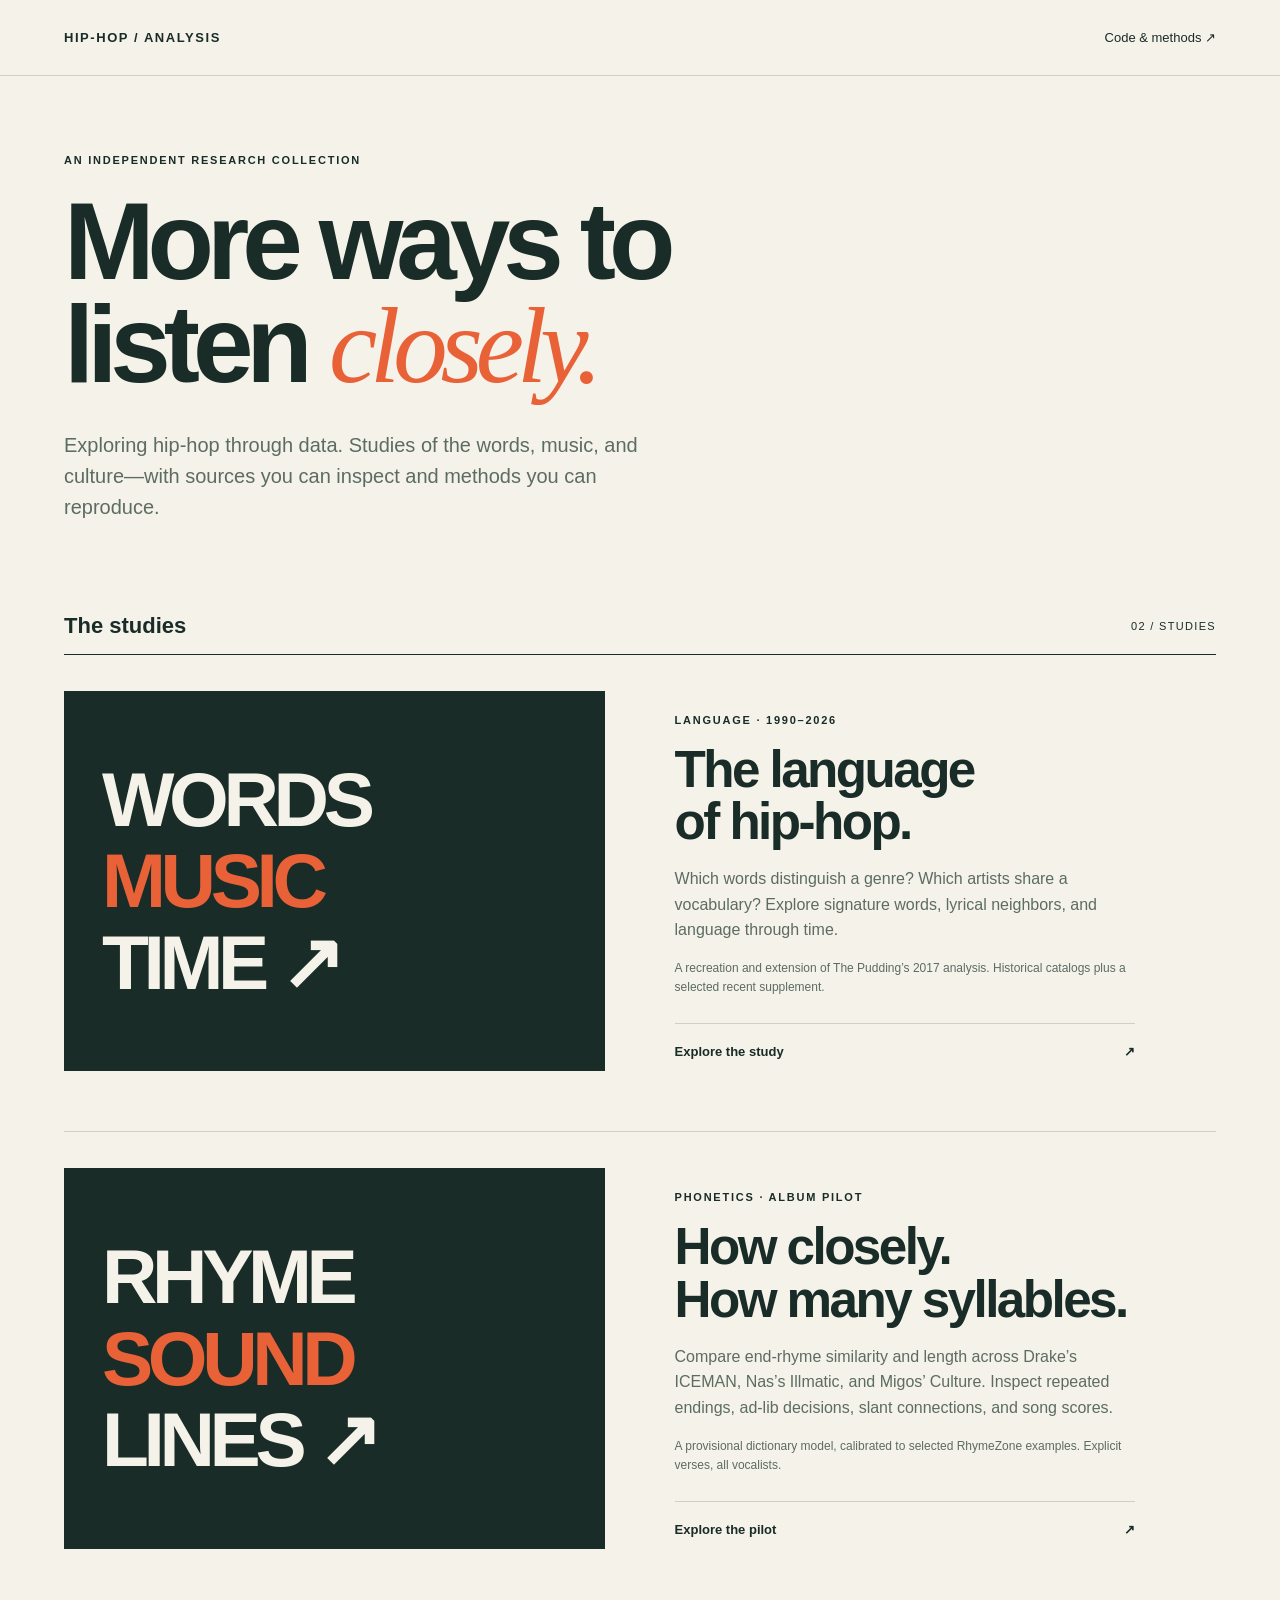
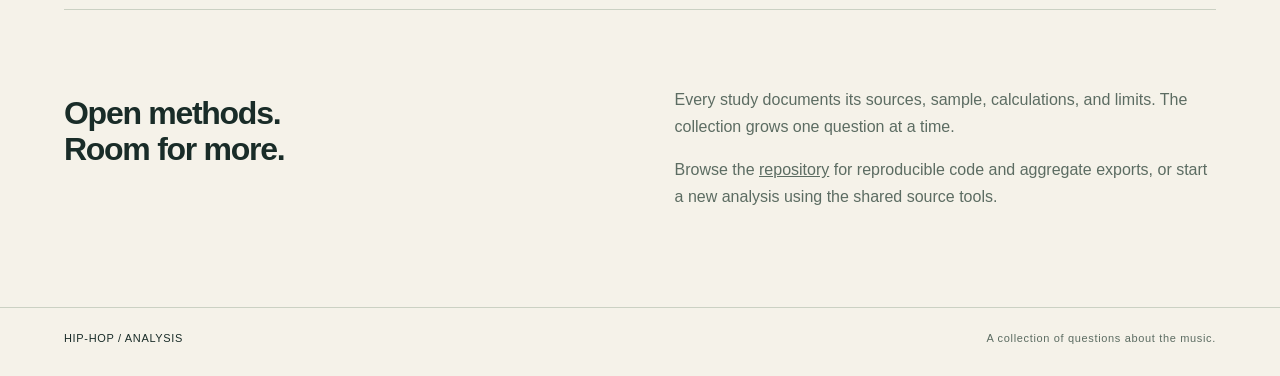
<file: web/index.html>
<!doctype html>
<html lang="en">
<head>
  <meta charset="utf-8"><meta name="viewport" content="width=device-width,initial-scale=1">
  <title>Hip-hop / Analysis</title>
  <link rel="stylesheet" href="hub.css">
</head>
<body>
<header><a href="./" class="wordmark">HIP-HOP / ANALYSIS</a><a href="https://github.com/peteryushunli/hiphop_is_dead">Code & methods ↗</a></header>
<main>
  <p class="eyebrow">An independent research collection</p>
  <h1>More ways to<br>listen <em>closely.</em></h1>
  <p class="intro">Exploring hip-hop through data. Studies of the words, music, and culture—with sources you can inspect and methods you can reproduce.</p>
  <section aria-labelledby="studies-title">
    <div class="section-heading"><h2 id="studies-title">The studies</h2><span>02 / Studies</span></div>
    <a class="study" href="analyses/language-of-hip-hop/">
      <div class="study-art" aria-hidden="true"><span>WORDS</span><span class="outline">MUSIC</span><span>TIME ↗</span></div>
      <div class="study-copy"><p class="eyebrow">Language · 1990–2026</p><h3>The language<br>of hip-hop.</h3><p>Which words distinguish a genre? Which artists share a vocabulary? Explore signature words, lyrical neighbors, and language through time.</p><p class="study-note">A recreation and extension of The Pudding’s 2017 analysis. Historical catalogs plus a selected recent supplement.</p><span class="cta">Explore the study <span>↗</span></span></div>
    </a>
    <a class="study" href="analyses/rhyme-quality/">
      <div class="study-art" aria-hidden="true"><span>RHYME</span><span class="outline">SOUND</span><span>LINES ↗</span></div>
      <div class="study-copy"><p class="eyebrow">Phonetics · Album pilot</p><h3>How closely.<br>How many syllables.</h3><p>Compare end-rhyme similarity and length across Drake’s ICEMAN, Nas’s Illmatic, and Migos’ Culture. Inspect repeated endings, ad-lib decisions, slant connections, and song scores.</p><p class="study-note">A provisional dictionary model, calibrated to selected RhymeZone examples. Explicit verses, all vocalists.</p><span class="cta">Explore the pilot <span>↗</span></span></div>
    </a>
  </section>
  <section class="about" aria-labelledby="approach-title"><h2 id="approach-title">Open methods.<br>Room for more.</h2><div><p>Every study documents its sources, sample, calculations, and limits. The collection grows one question at a time.</p><p>Browse the <a href="https://github.com/peteryushunli/hiphop_is_dead">repository</a> for reproducible code and aggregate exports, or start a new analysis using the shared source tools.</p></div></section>
</main>
<footer>HIP-HOP / ANALYSIS <span>A collection of questions about the music.</span></footer>
</body>
</html>
</file>
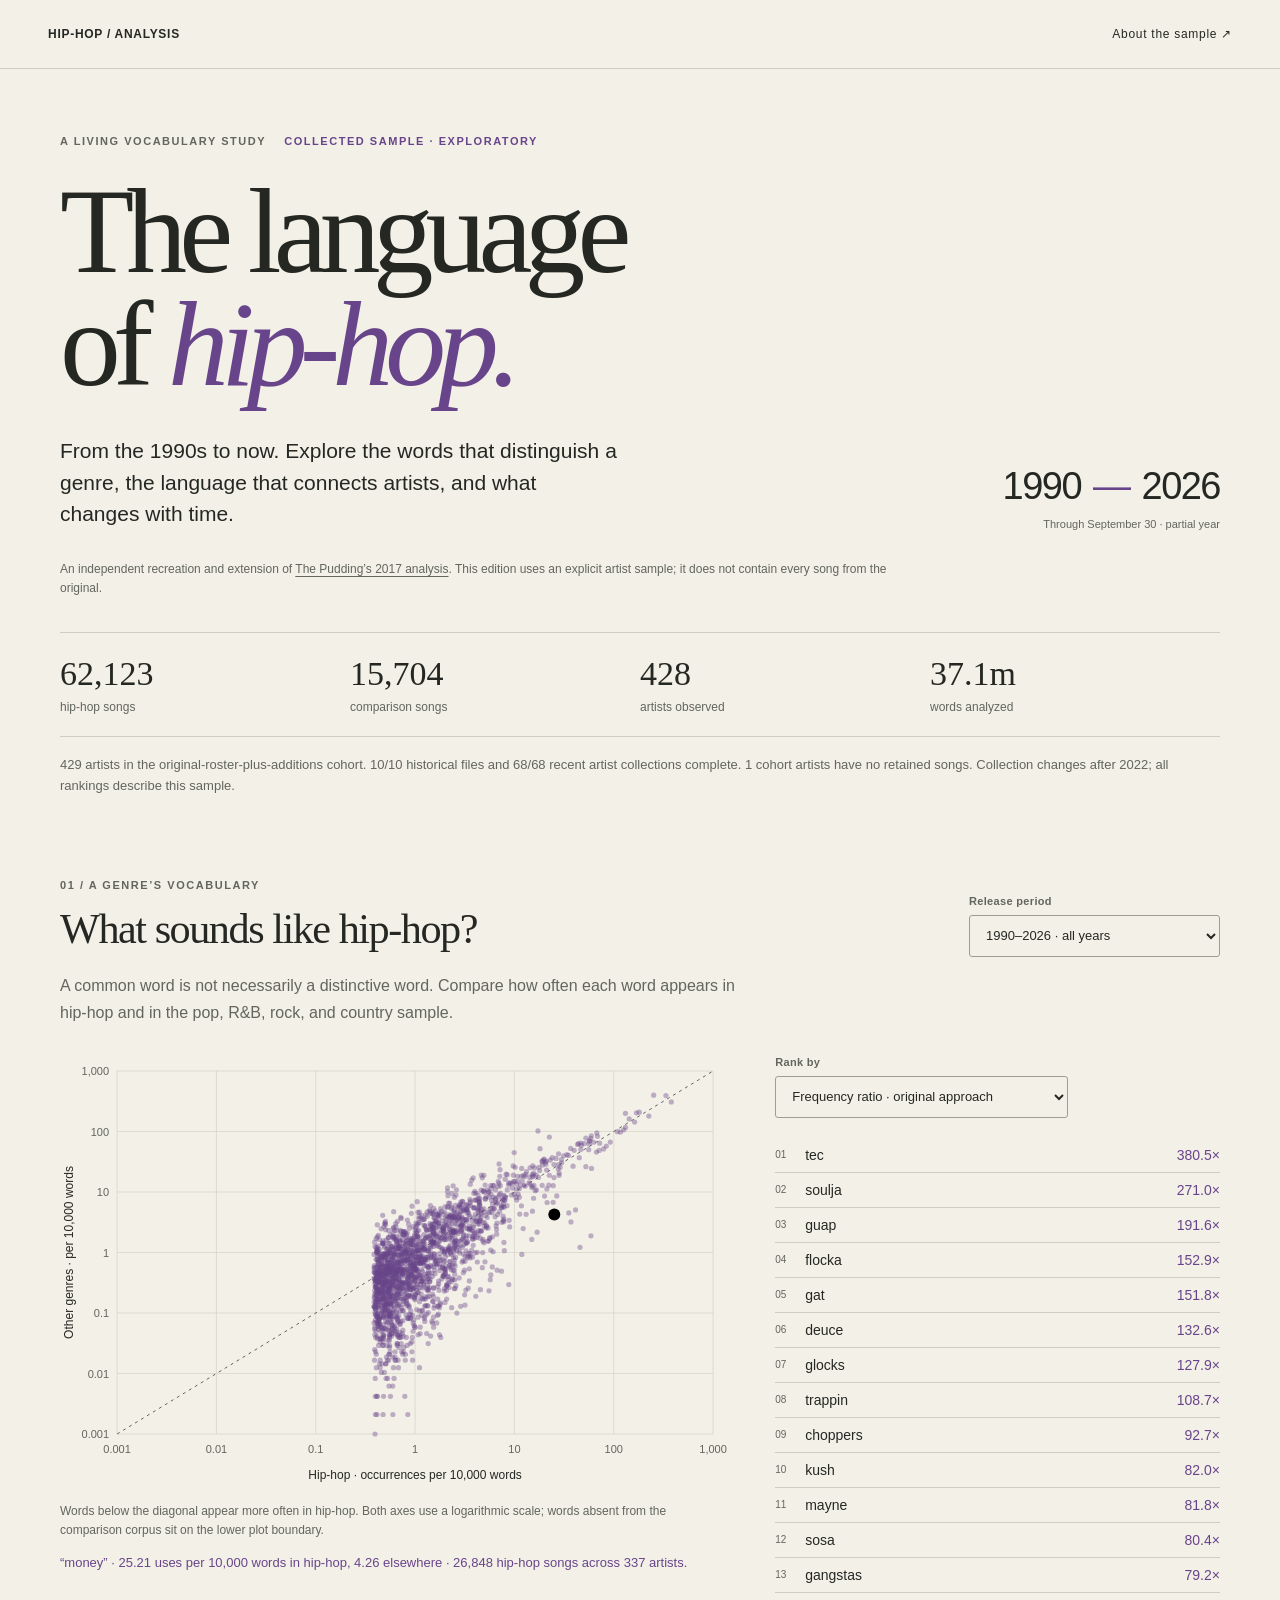
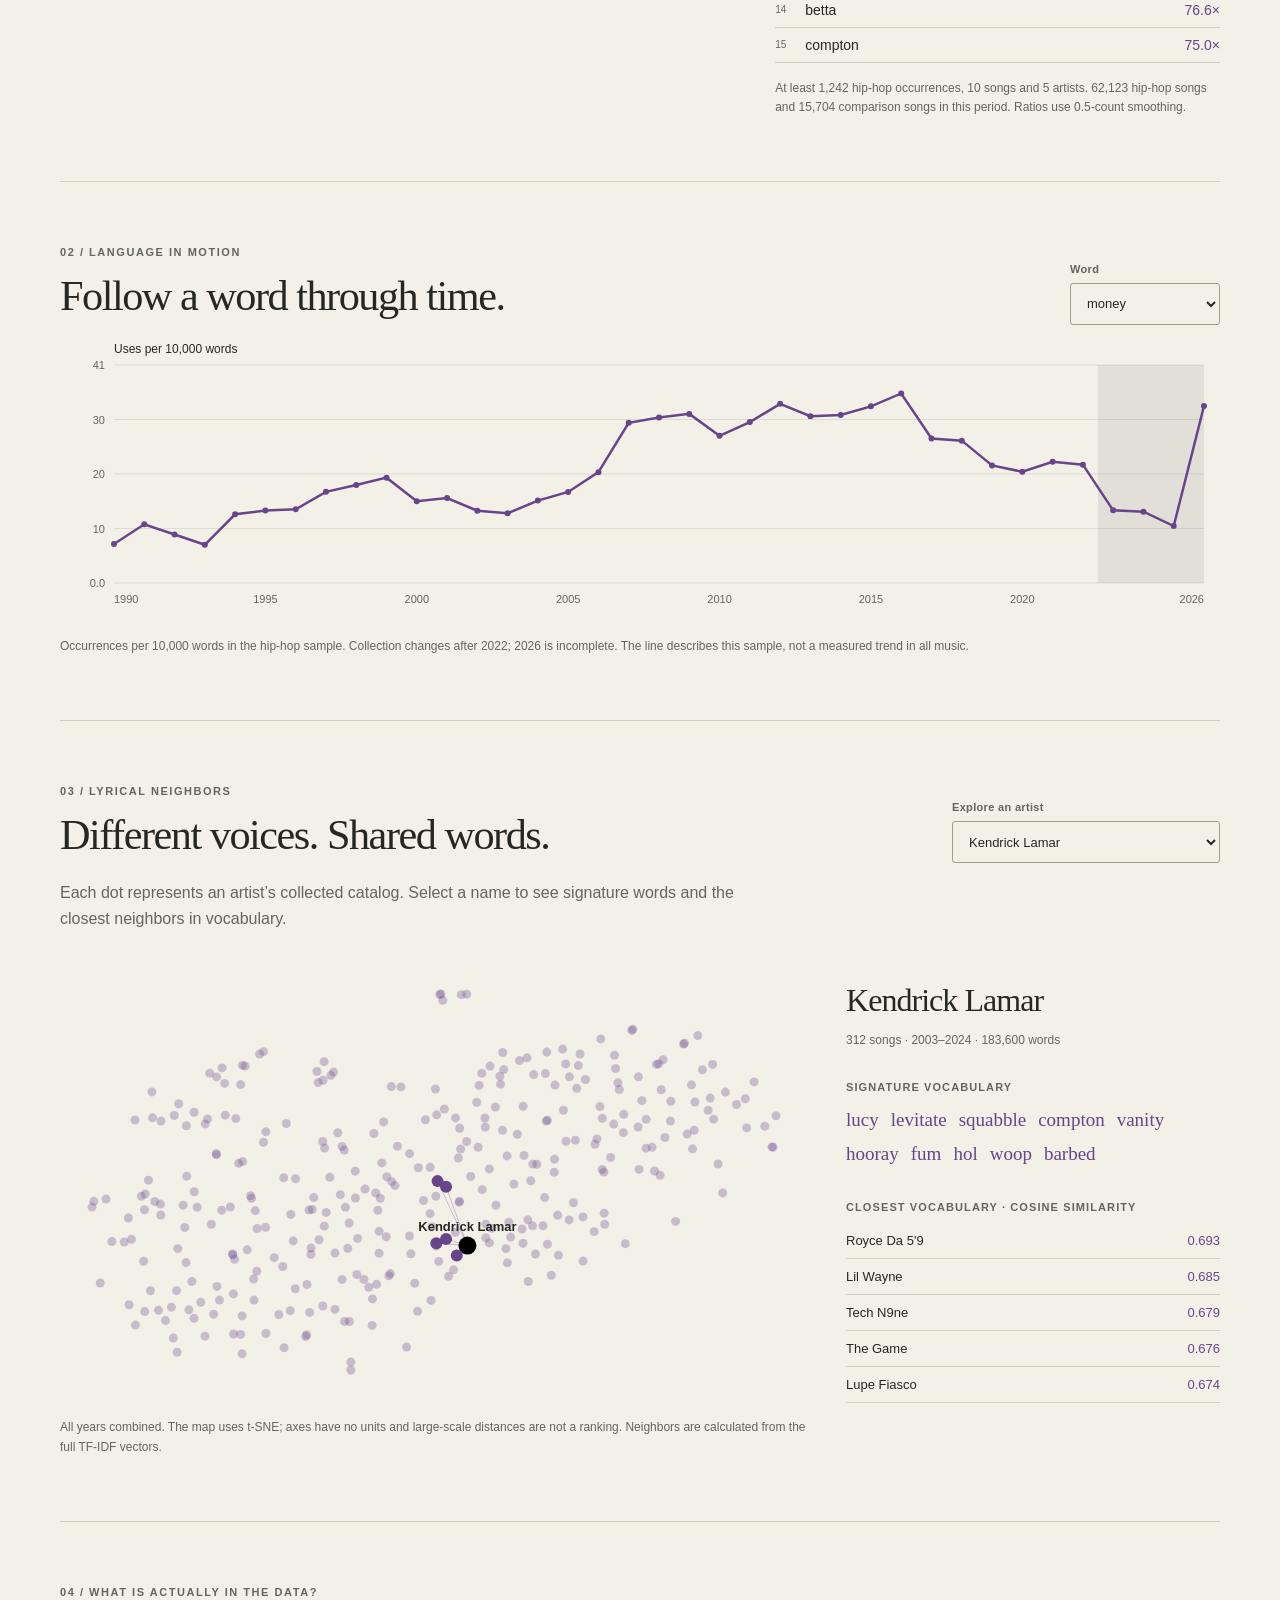
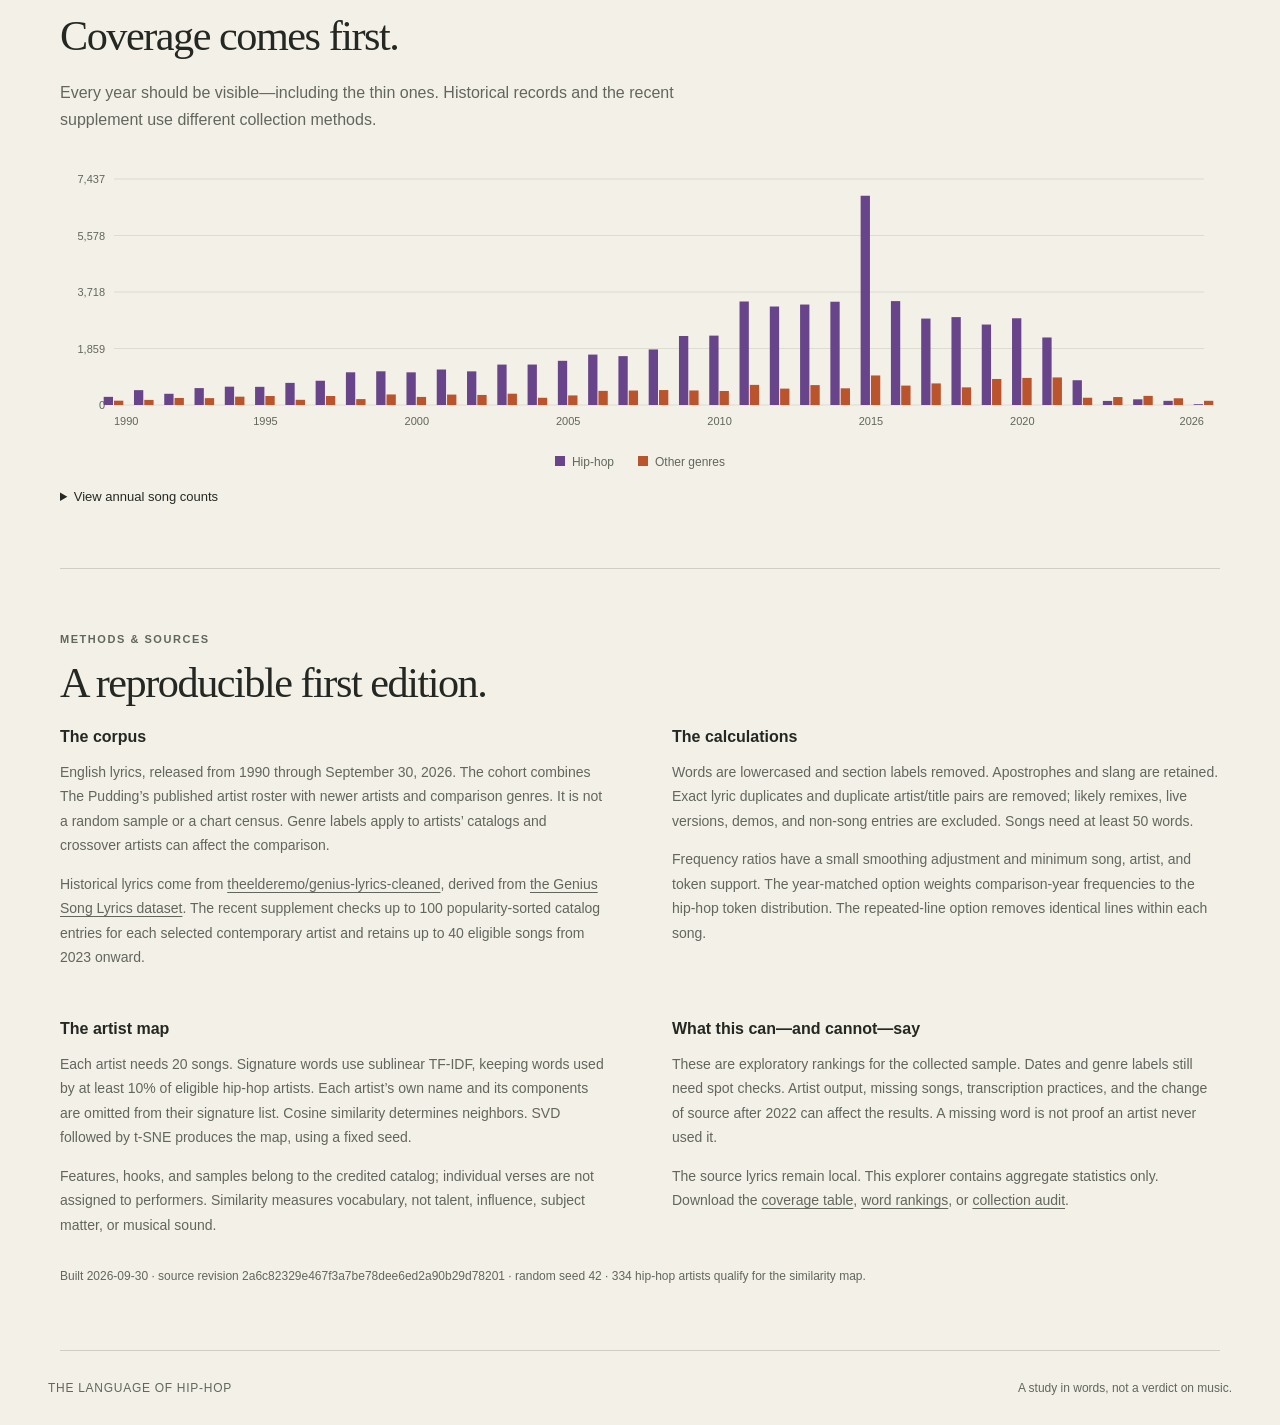
<file: web/analyses/language-of-hip-hop/index.html>
<!doctype html>
<html lang="en">
<head>
  <meta charset="utf-8"><meta name="viewport" content="width=device-width,initial-scale=1">
  <title>The language of hip-hop · 1990–now</title>
  <link rel="stylesheet" href="style.css">
</head>
<body>
<header><a class="wordmark" href="../../">HIP-HOP / ANALYSIS</a><a href="#method">About the sample ↗</a></header>
<main>
  <section class="intro">
    <div class="eyebrow">A living vocabulary study <span id="build-state">Loading data</span></div>
    <h1>The language<br>of <em>hip-hop.</em></h1>
    <div class="intro-bottom"><p>From the 1990s to now. Explore the words that distinguish a genre, the language that connects artists, and what changes with time.</p><div class="years">1990<span>—</span>2026<small>Through September 30 · partial year</small></div></div>
    <p class="credit">An independent recreation and extension of <a href="https://pudding.cool/2017/09/hip-hop-words/">The Pudding’s 2017 analysis</a>. This edition uses an explicit artist sample; it does not contain every song from the original.</p>
  </section>
  <div id="loading-error" role="alert" hidden>Analysis data is not available yet. Run hiphop run language-of-hip-hop after collection finishes.</div>
  <section class="scope" aria-label="Corpus size"><div><strong id="rap-count">—</strong><span>hip-hop songs</span></div><div><strong id="other-count">—</strong><span>comparison songs</span></div><div><strong id="artist-count">—</strong><span>artists observed</span></div><div><strong id="token-count">—</strong><span>words analyzed</span></div></section>
  <p class="notice" id="coverage-notice"></p>
  <section id="words">
    <div class="section-head"><div><div class="eyebrow">01 / A genre’s vocabulary</div><h2>What sounds like hip-hop?</h2></div><label>Release period<select id="period"><option value="all">1990–2026 · all years</option><option value="1990s">1990–1999</option><option value="2000s">2000–2009</option><option value="2010s">2010–2019</option><option value="2020s">2020–2026</option><option value="recent">2023–2026 · recent supplement</option></select></label></div>
    <p class="lede">A common word is not necessarily a distinctive word. Compare how often each word appears in hip-hop and in the pop, R&B, rock, and country sample.</p>
    <div class="chart-grid"><div><svg id="scatter" role="img" aria-label="Word frequencies in hip-hop versus other genres"></svg><p class="caption">Words below the diagonal appear more often in hip-hop. Both axes use a logarithmic scale; words absent from the comparison corpus sit on the lower plot boundary.</p><p id="word-detail" class="detail" aria-live="polite"></p></div><div class="ranking"><label>Rank by<select id="ranking-mode"><option value="ratio">Frequency ratio · original approach</option><option value="year_matched_ratio">Ratio with release years matched</option><option value="unique_line_ratio">Ratio with repeated lines counted once</option></select></label><ol id="word-list"></ol><p id="support-note" class="caption"></p></div></div>
  </section>
  <section id="time">
    <div class="section-head"><div><div class="eyebrow">02 / Language in motion</div><h2>Follow a word through time.</h2></div><label>Word<select id="trend-word"></select></label></div>
    <svg id="trend" role="img" aria-label="Annual word use in the hip-hop sample"></svg>
    <p class="caption">Occurrences per 10,000 words in the hip-hop sample. Collection changes after 2022; 2026 is incomplete. The line describes this sample, not a measured trend in all music.</p>
  </section>
  <section id="artists">
    <div class="section-head"><div><div class="eyebrow">03 / Lyrical neighbors</div><h2>Different voices. Shared words.</h2></div><label>Explore an artist<select id="artist-select"></select></label></div>
    <p class="lede">Each dot represents an artist’s collected catalog. Select a name to see signature words and the closest neighbors in vocabulary.</p>
    <div class="map-grid"><div><svg id="artist-map" role="img" aria-label="Artist vocabulary similarity map"></svg><p class="caption">All years combined. The map uses t-SNE; axes have no units and large-scale distances are not a ranking. Neighbors are calculated from the full TF-IDF vectors.</p></div><aside id="artist-detail" aria-live="polite"></aside></div>
  </section>
  <section id="coverage">
    <div class="eyebrow">04 / What is actually in the data?</div><h2>Coverage comes first.</h2>
    <p class="lede">Every year should be visible—including the thin ones. Historical records and the recent supplement use different collection methods.</p>
    <svg id="coverage-chart" role="img" aria-label="Number of hip-hop and comparison songs collected per year"></svg>
    <div class="legend"><span><i class="rap-swatch"></i>Hip-hop</span><span><i class="other-swatch"></i>Other genres</span></div>
    <details><summary>View annual song counts</summary><div class="table-wrap"><table><thead><tr><th>Year</th><th>Hip-hop songs</th><th>Other songs</th><th>Collection</th></tr></thead><tbody id="coverage-table"></tbody></table></div></details>
  </section>
  <section id="method"><div class="eyebrow">Methods & sources</div><h2>A reproducible first edition.</h2><div class="method-grid">
    <div><h3>The corpus</h3><p>English lyrics, released from 1990 through September 30, 2026. The cohort combines The Pudding’s published artist roster with newer artists and comparison genres. It is not a random sample or a chart census. Genre labels apply to artists’ catalogs and crossover artists can affect the comparison.</p><p>Historical lyrics come from <a href="https://huggingface.co/datasets/theelderemo/genius-lyrics-cleaned">theelderemo/genius-lyrics-cleaned</a>, derived from <a href="https://www.kaggle.com/datasets/carlosgdcj/genius-song-lyrics-with-language-information">the Genius Song Lyrics dataset</a>. The recent supplement checks up to 100 popularity-sorted catalog entries for each selected contemporary artist and retains up to 40 eligible songs from 2023 onward.</p></div>
    <div><h3>The calculations</h3><p>Words are lowercased and section labels removed. Apostrophes and slang are retained. Exact lyric duplicates and duplicate artist/title pairs are removed; likely remixes, live versions, demos, and non-song entries are excluded. Songs need at least 50 words.</p><p>Frequency ratios have a small smoothing adjustment and minimum song, artist, and token support. The year-matched option weights comparison-year frequencies to the hip-hop token distribution. The repeated-line option removes identical lines within each song.</p></div>
    <div><h3>The artist map</h3><p>Each artist needs 20 songs. Signature words use sublinear TF-IDF, keeping words used by at least 10% of eligible hip-hop artists. Each artist’s own name and its components are omitted from their signature list. Cosine similarity determines neighbors. SVD followed by t-SNE produces the map, using a fixed seed.</p><p>Features, hooks, and samples belong to the credited catalog; individual verses are not assigned to performers. Similarity measures vocabulary, not talent, influence, subject matter, or musical sound.</p></div>
    <div><h3>What this can—and cannot—say</h3><p>These are exploratory rankings for the collected sample. Dates and genre labels still need spot checks. Artist output, missing songs, transcription practices, and the change of source after 2022 can affect the results. A missing word is not proof an artist never used it.</p><p>The source lyrics remain local. This explorer contains aggregate statistics only. Download the <a href="exports/coverage.csv">coverage table</a>, <a href="exports/words-all.csv">word rankings</a>, or <a href="exports/audit.json">collection audit</a>.</p></div>
  </div><p class="caption" id="provenance"></p></section>
</main><footer>THE LANGUAGE OF HIP-HOP <span>A study in words, not a verdict on music.</span></footer>
<div id="tooltip" role="tooltip" hidden></div>
<script src="data.js?v=6831e878ba1c"></script><script src="app.js"></script>
</body></html>
</file>
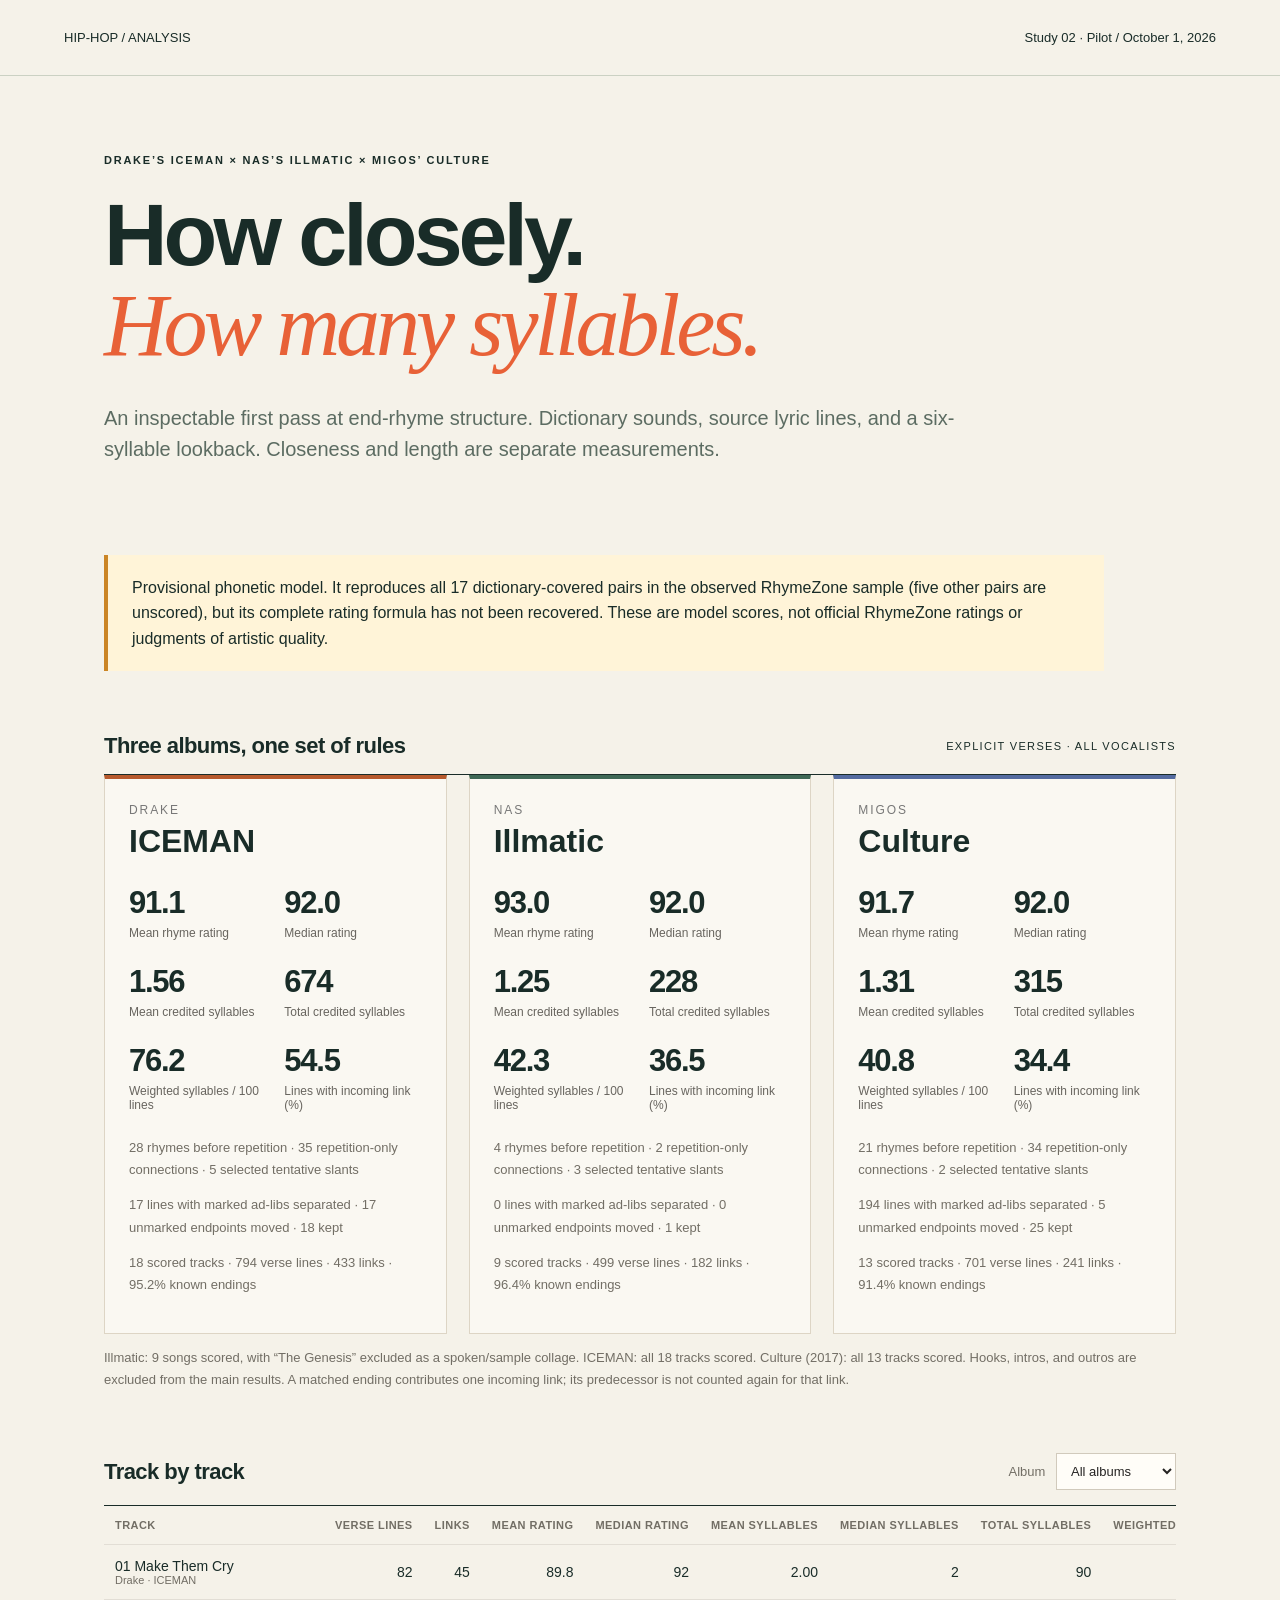
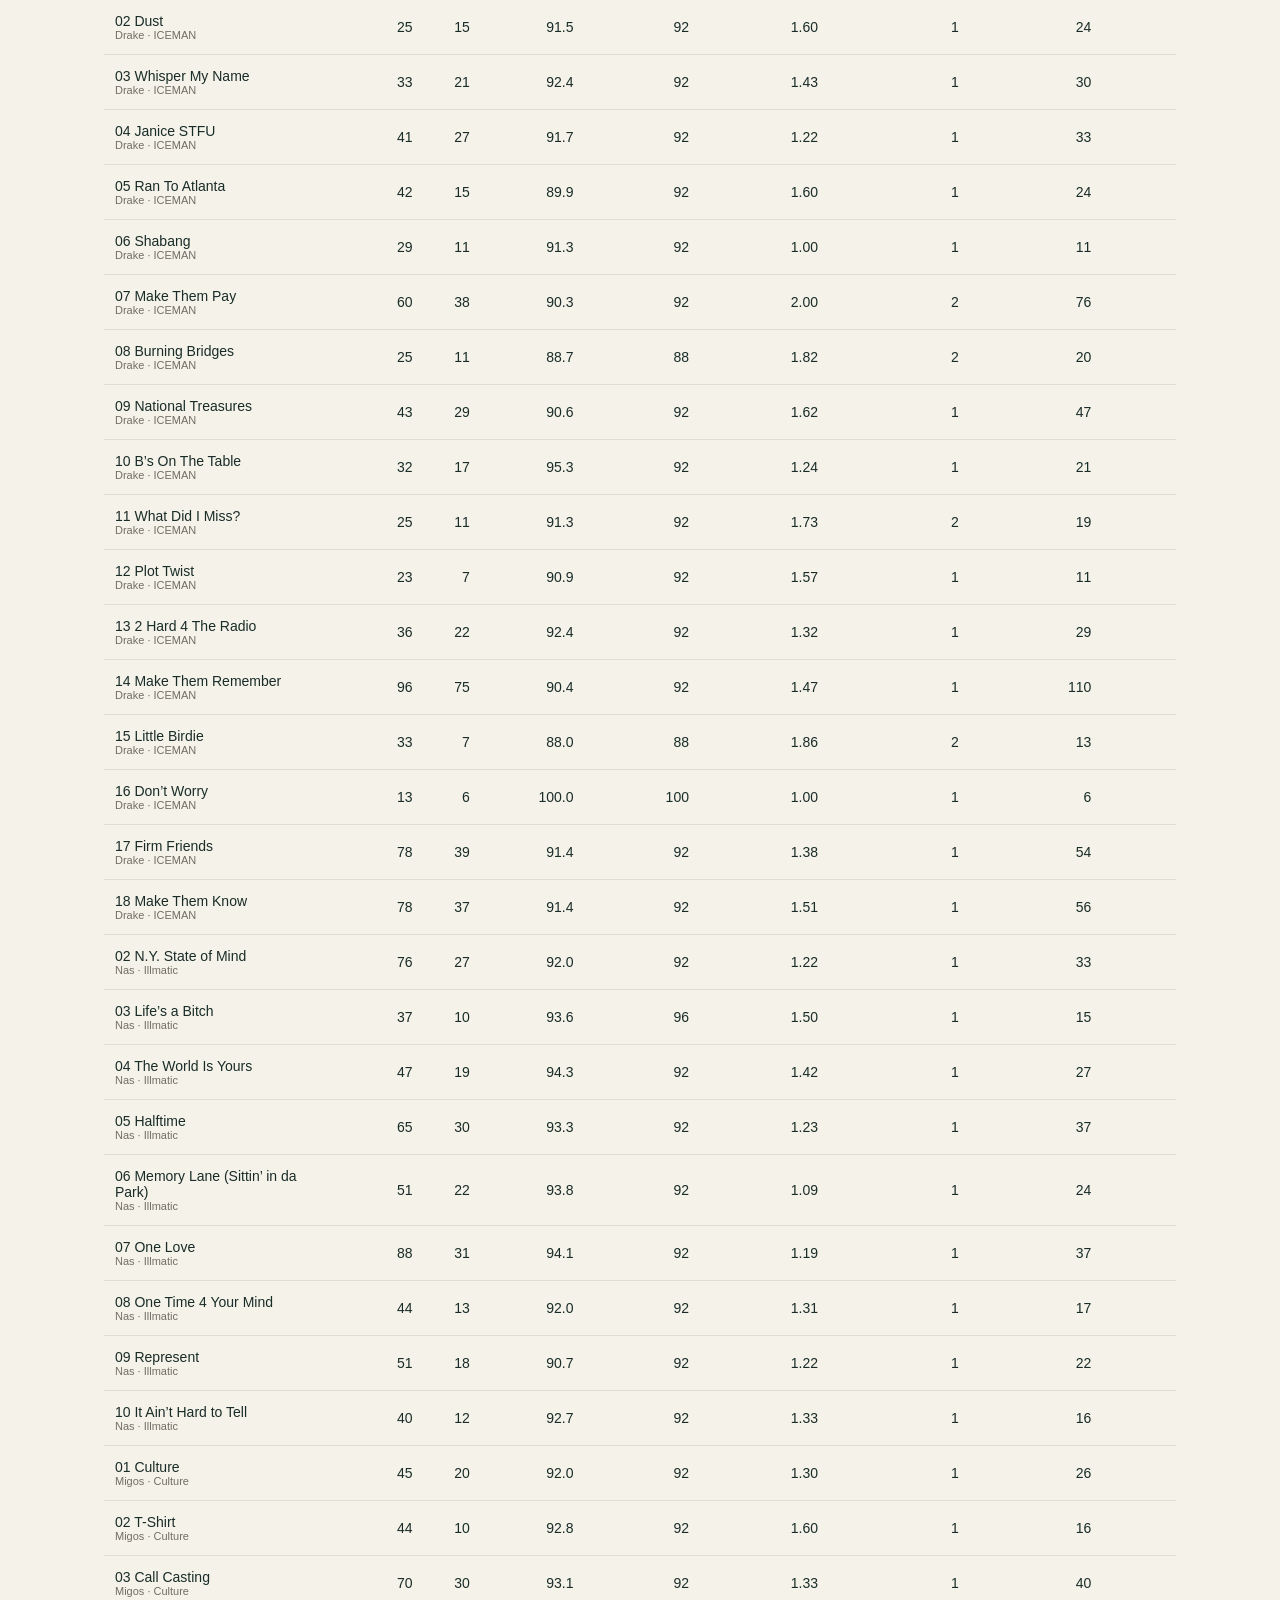
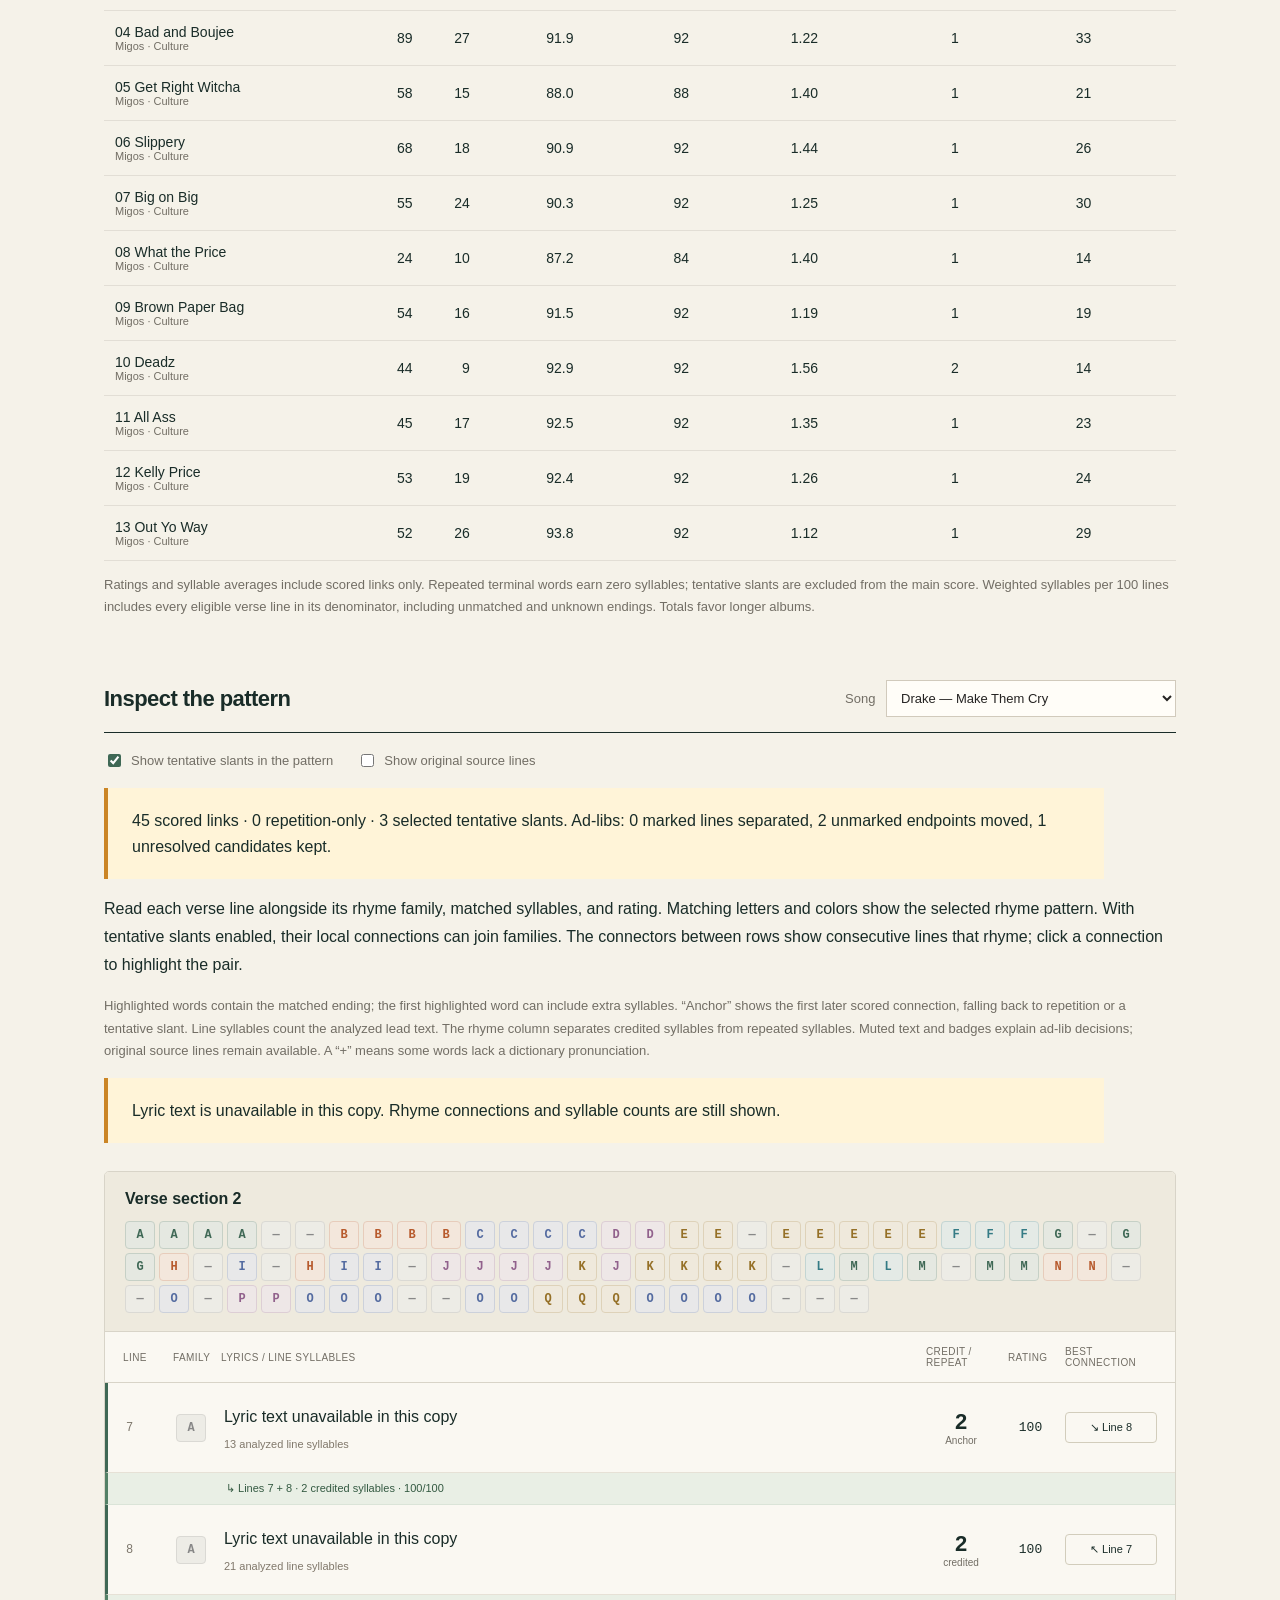
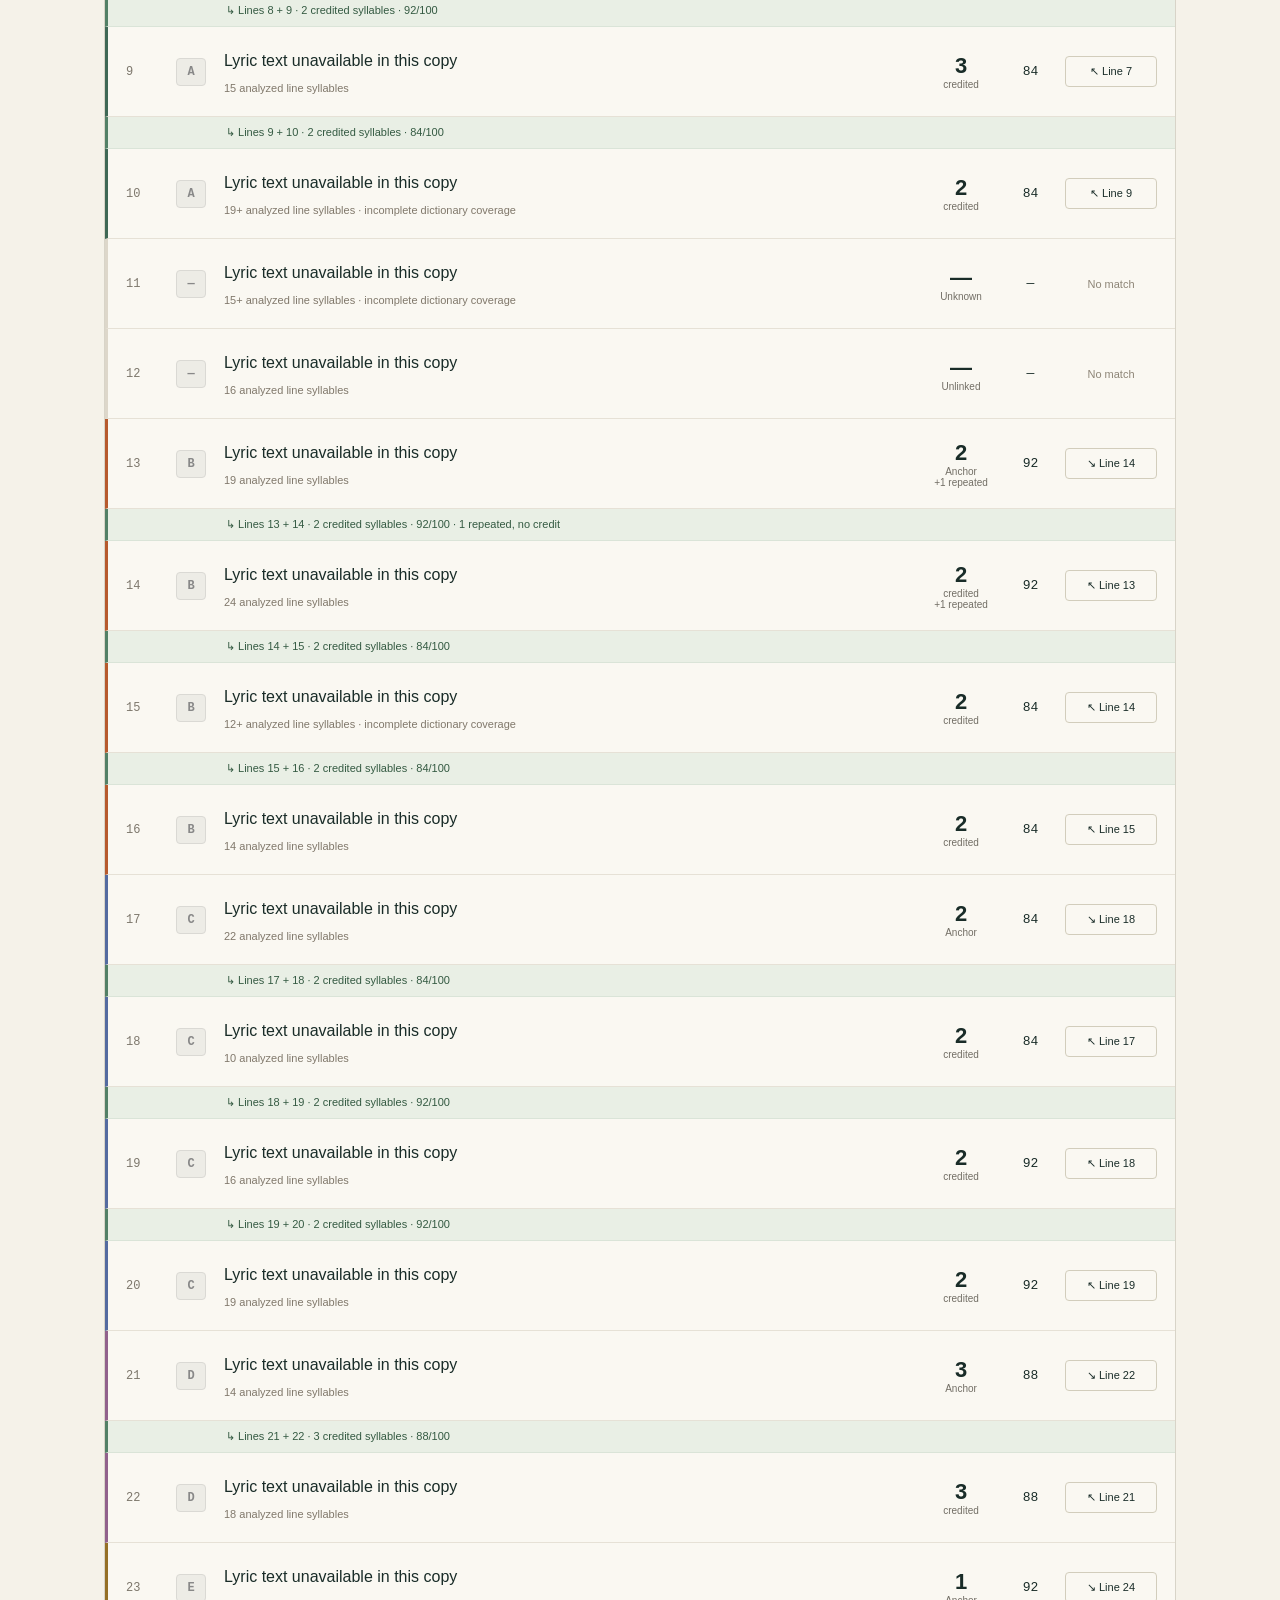
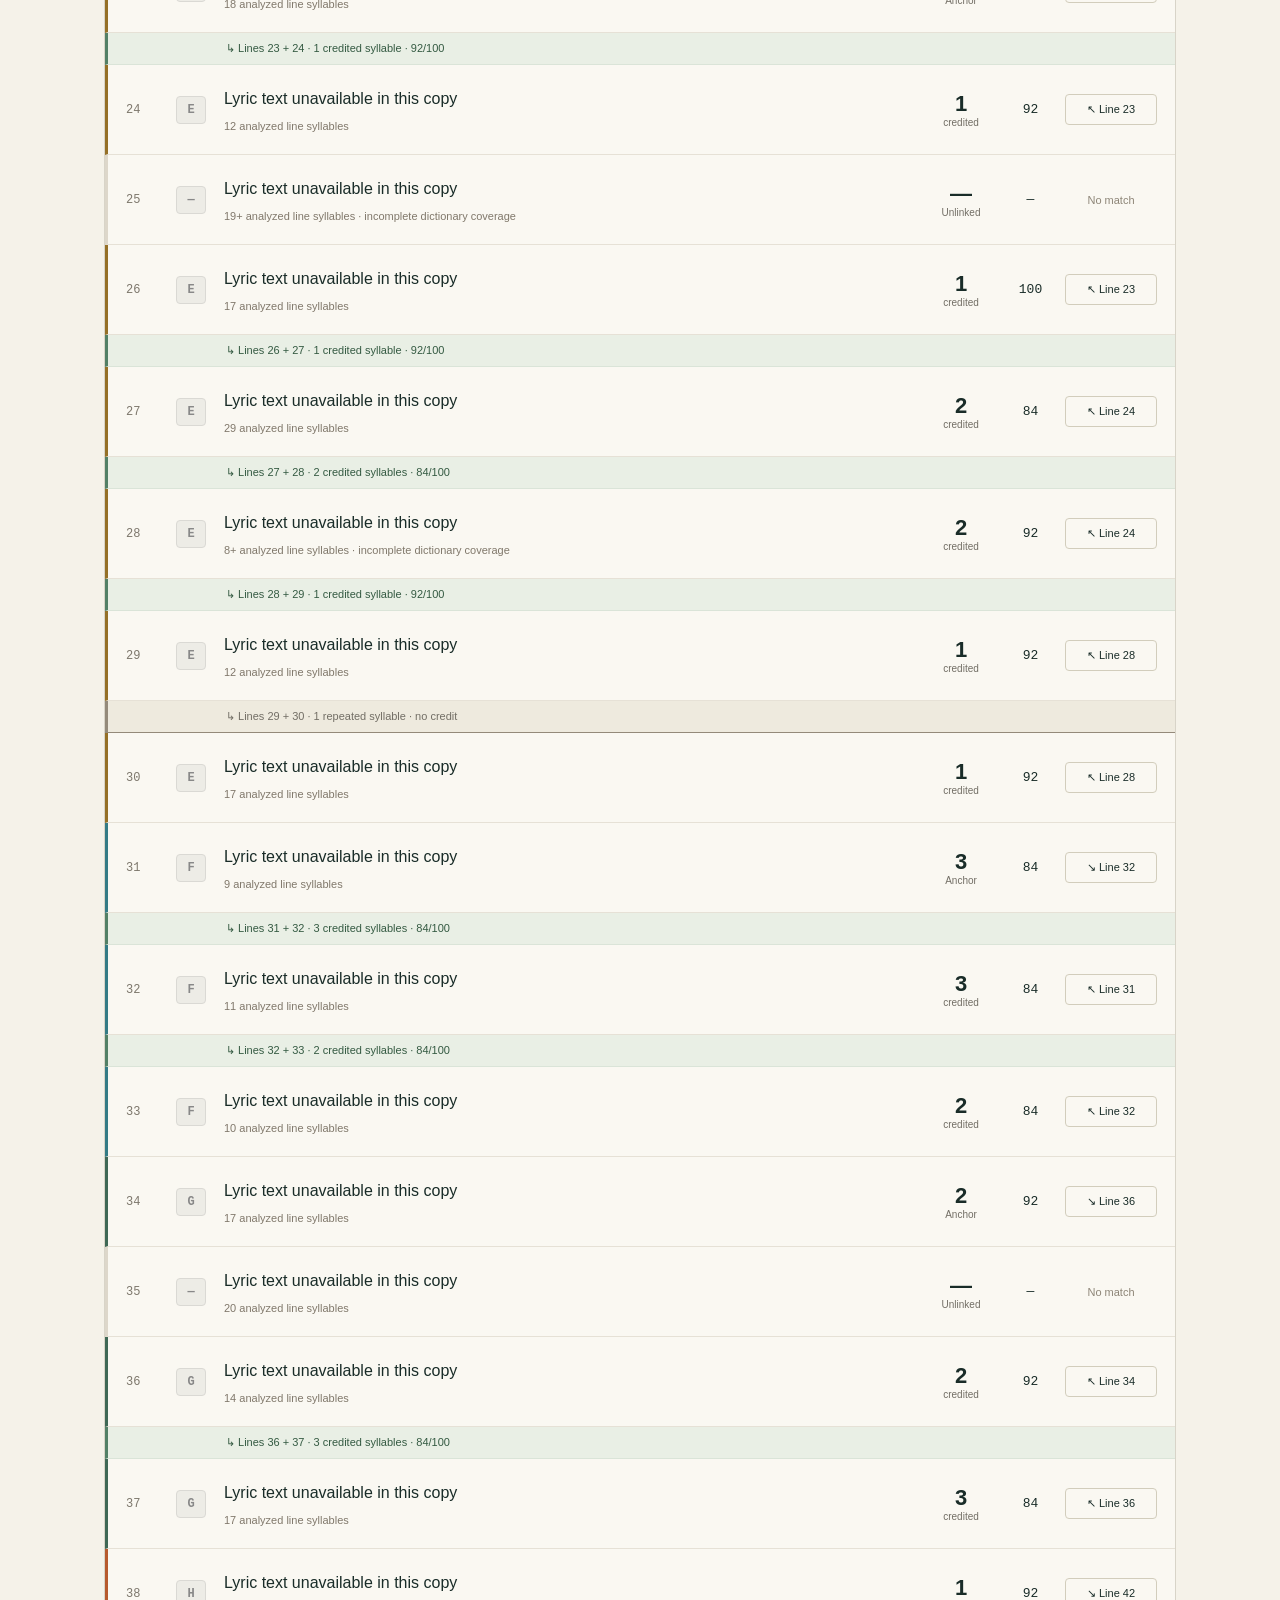
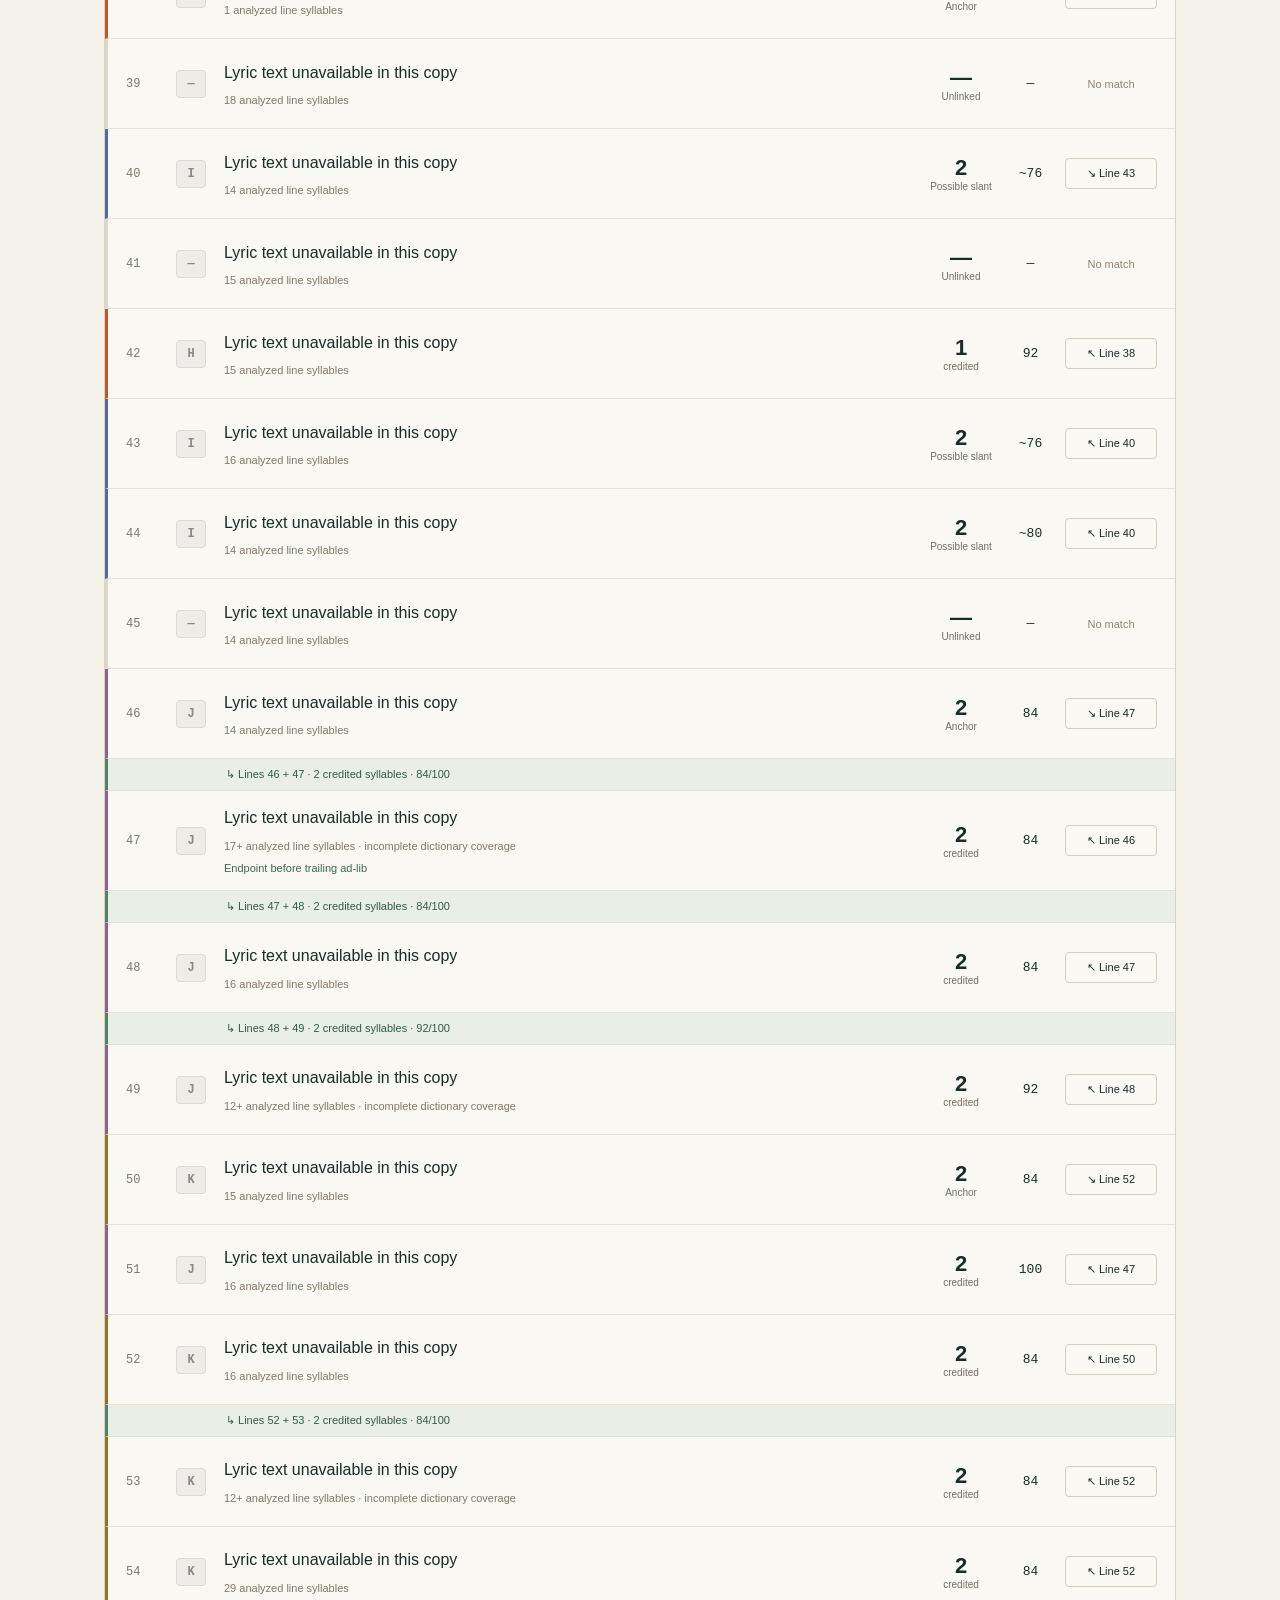
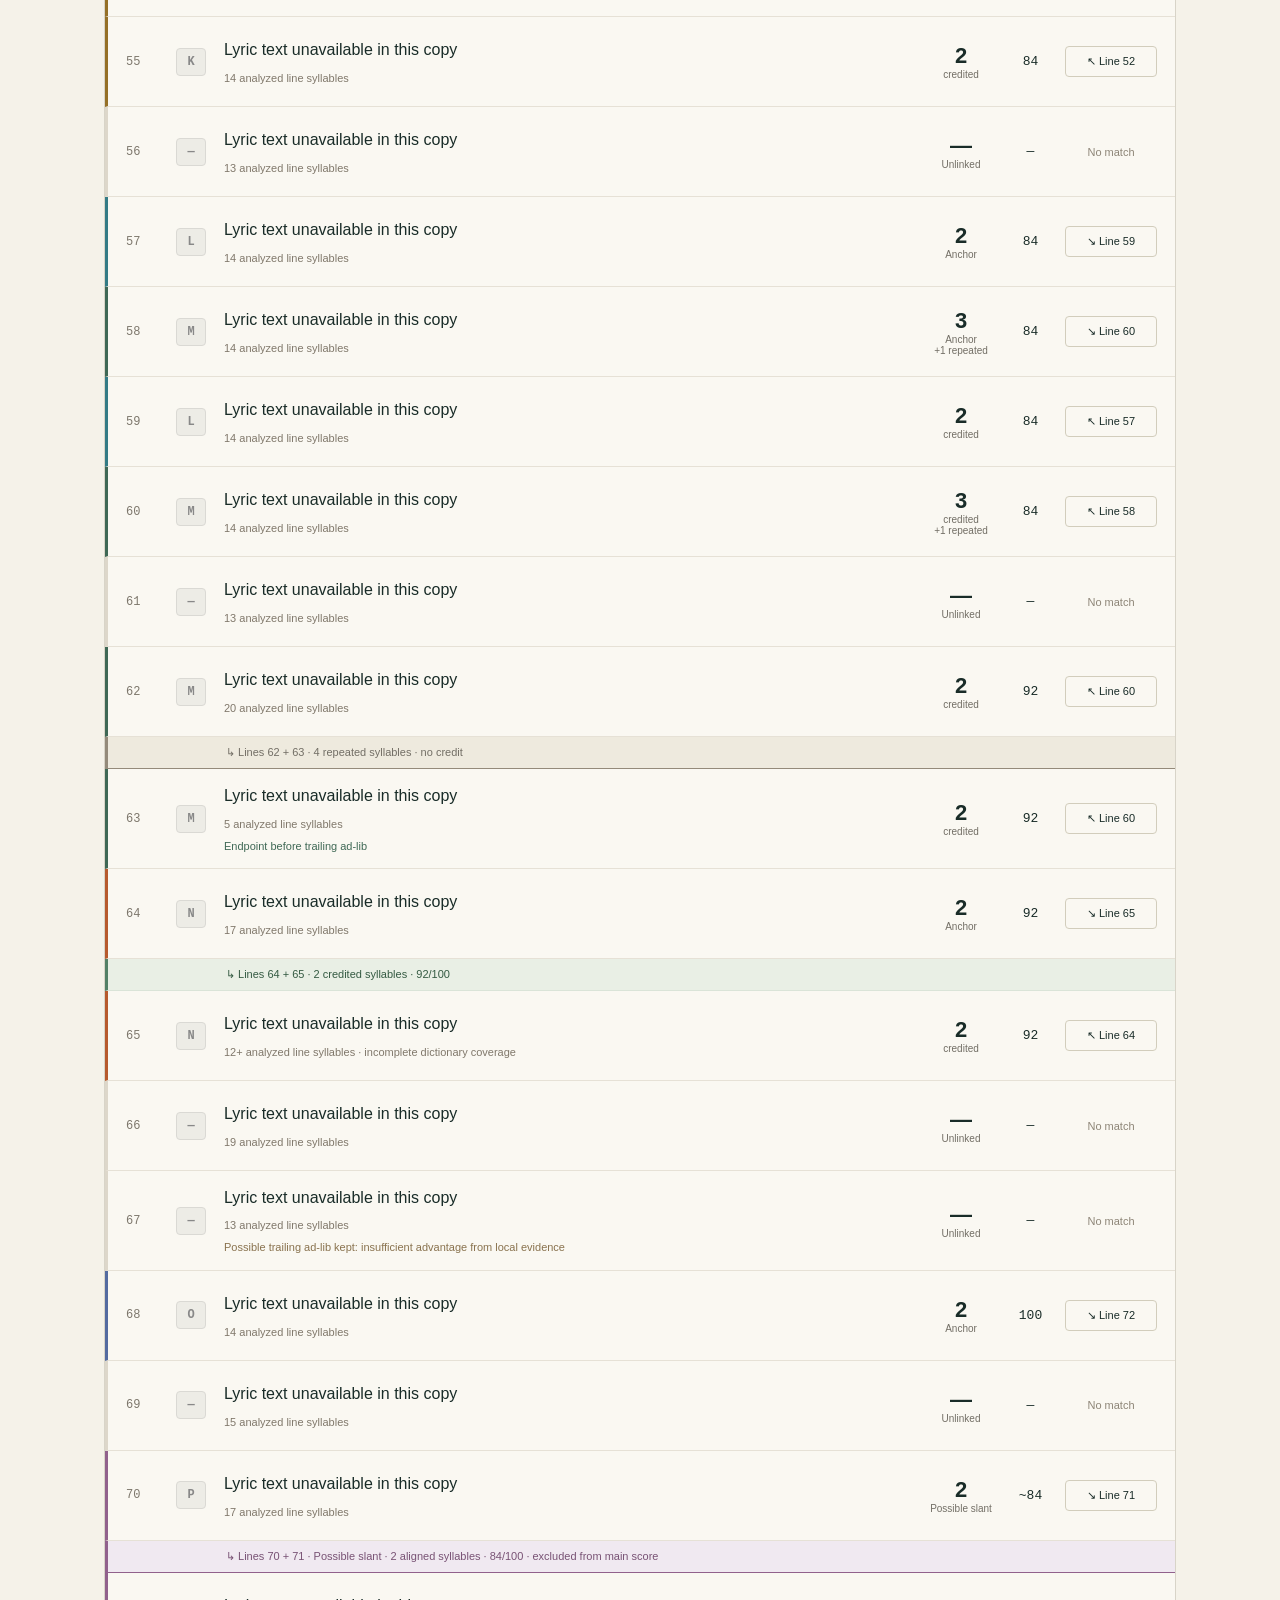
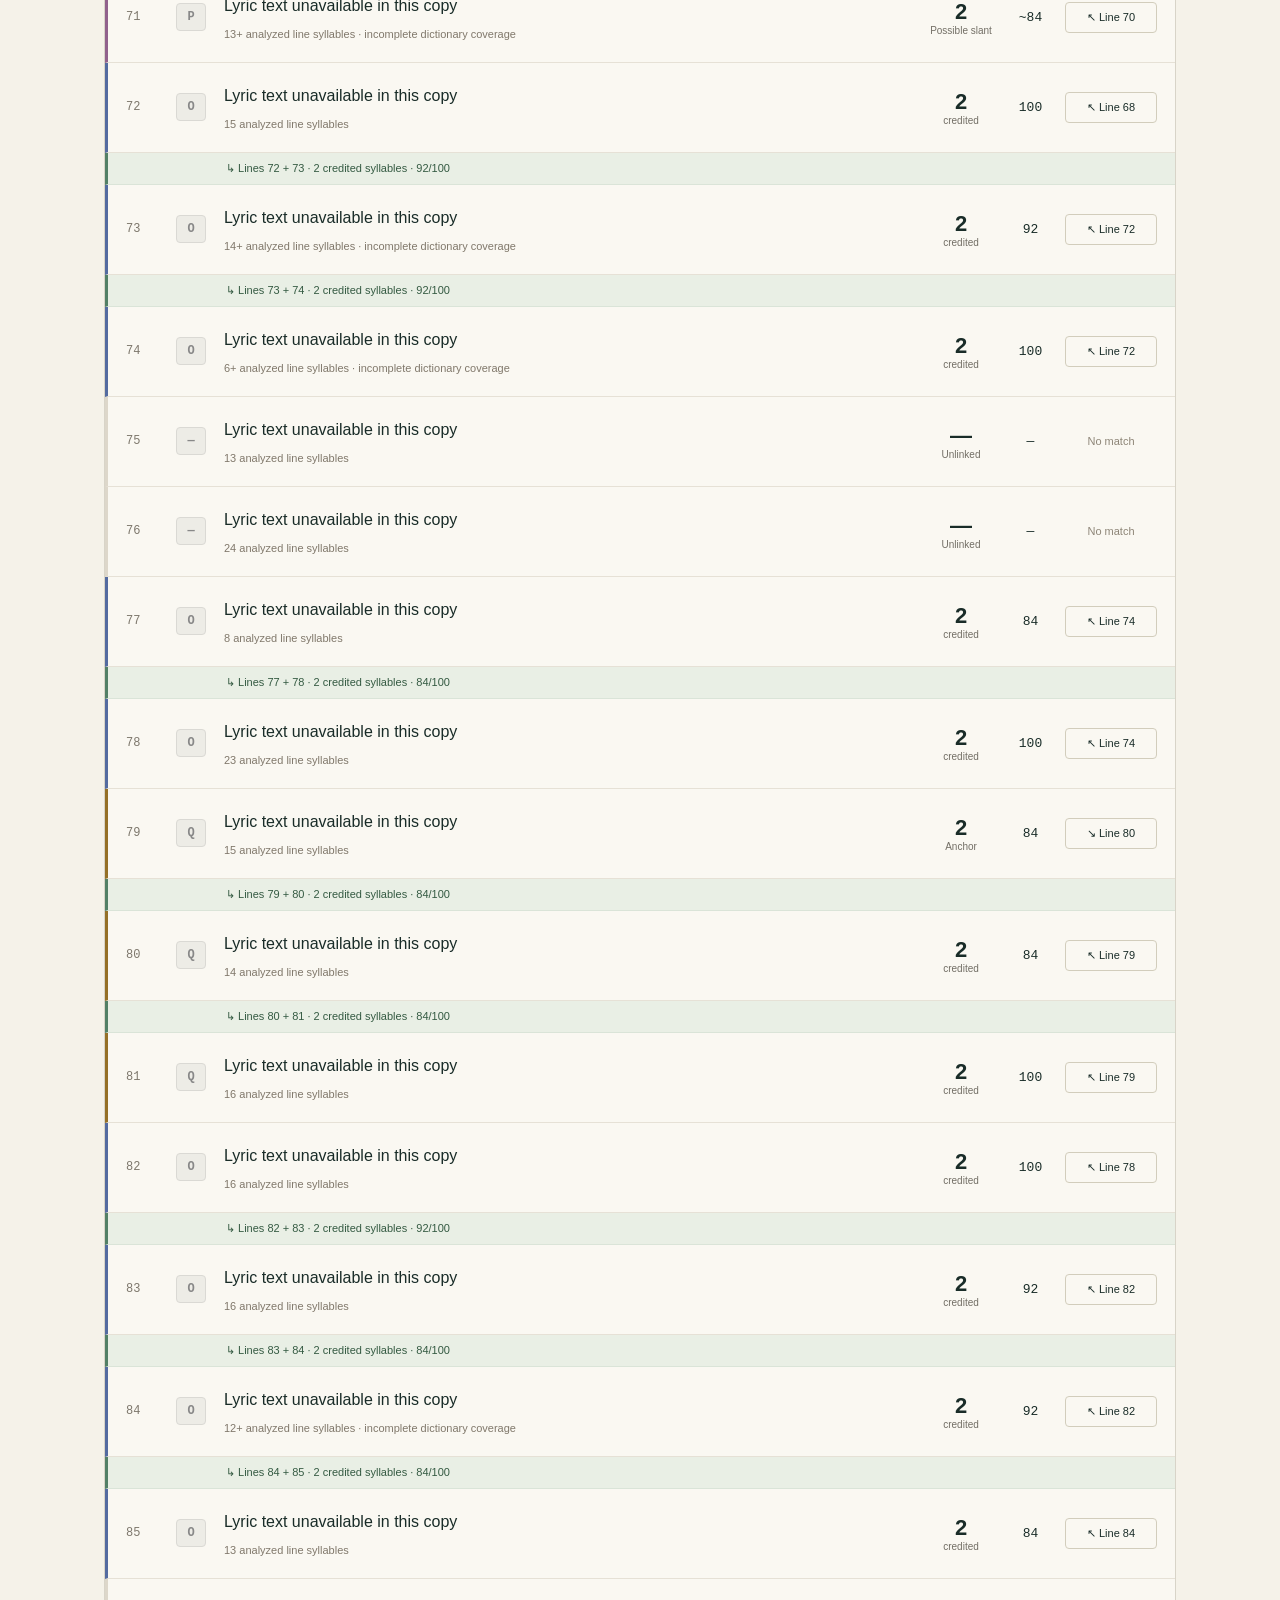
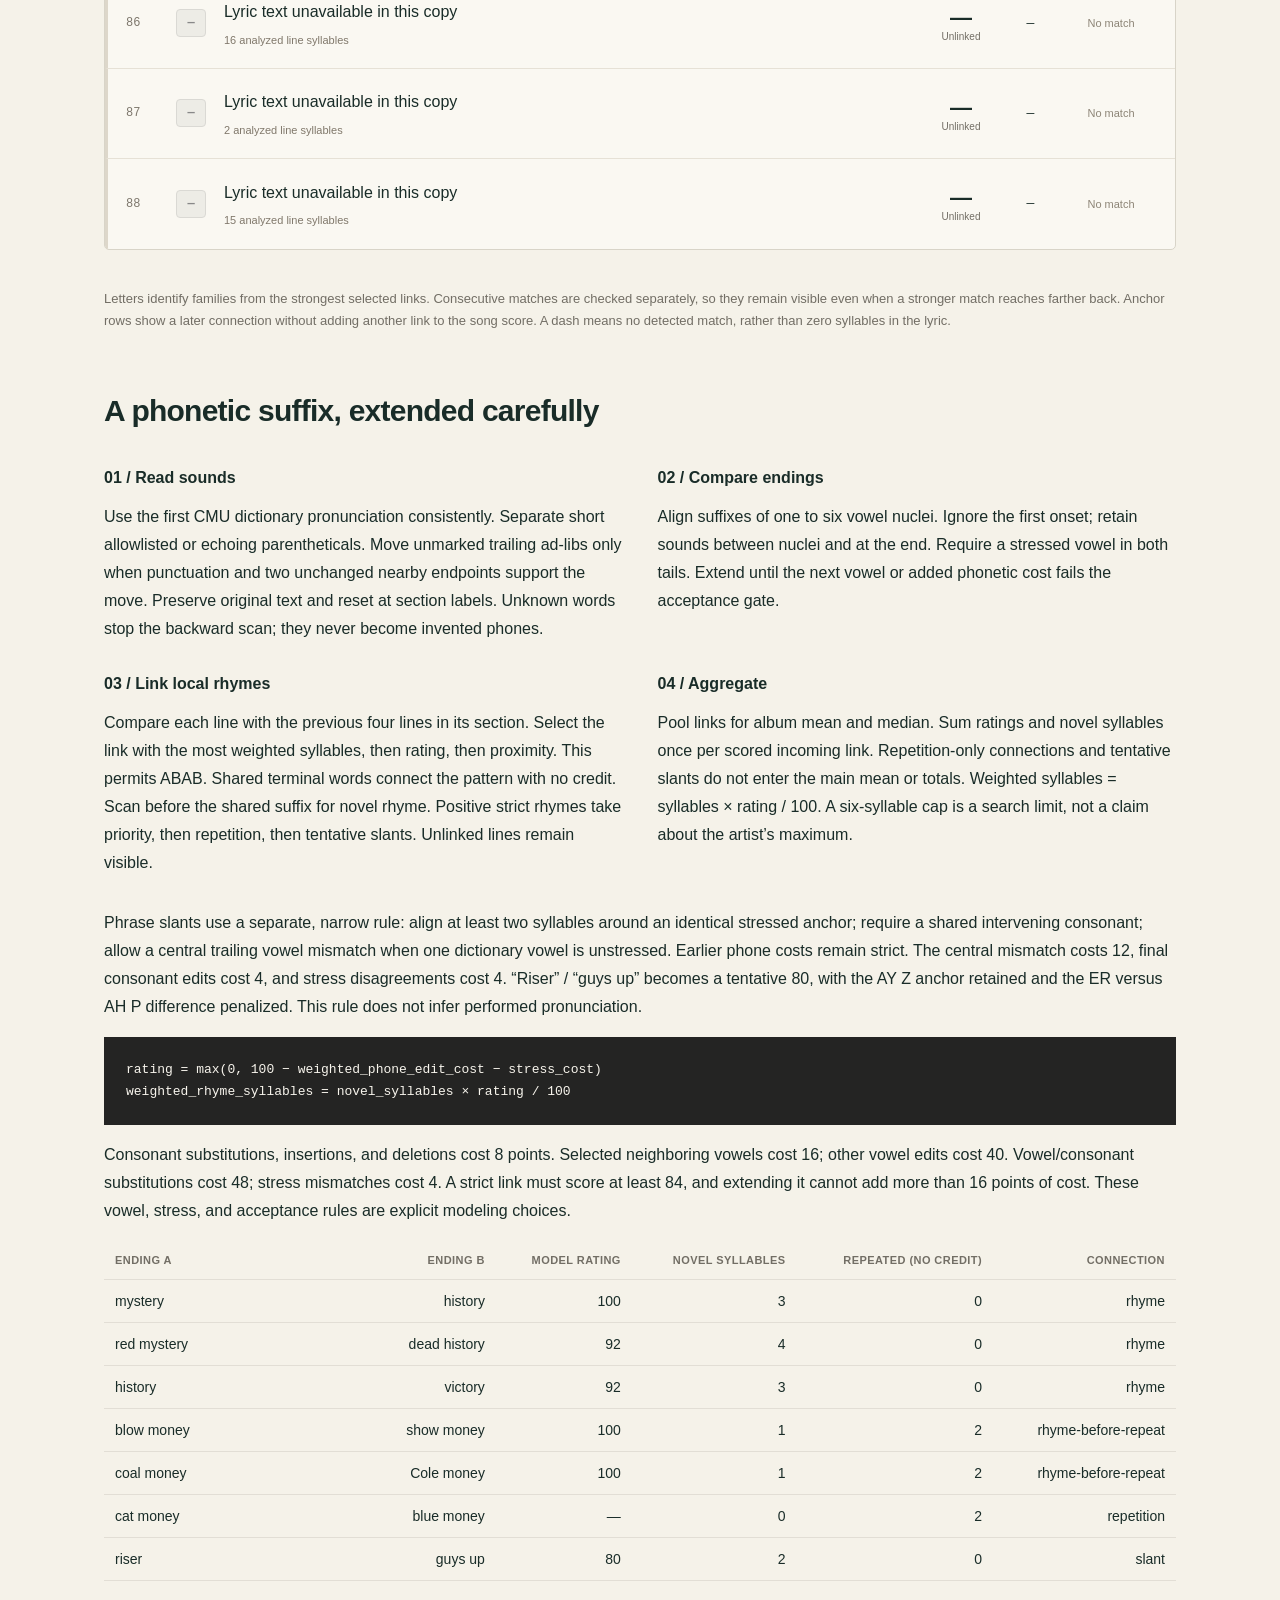
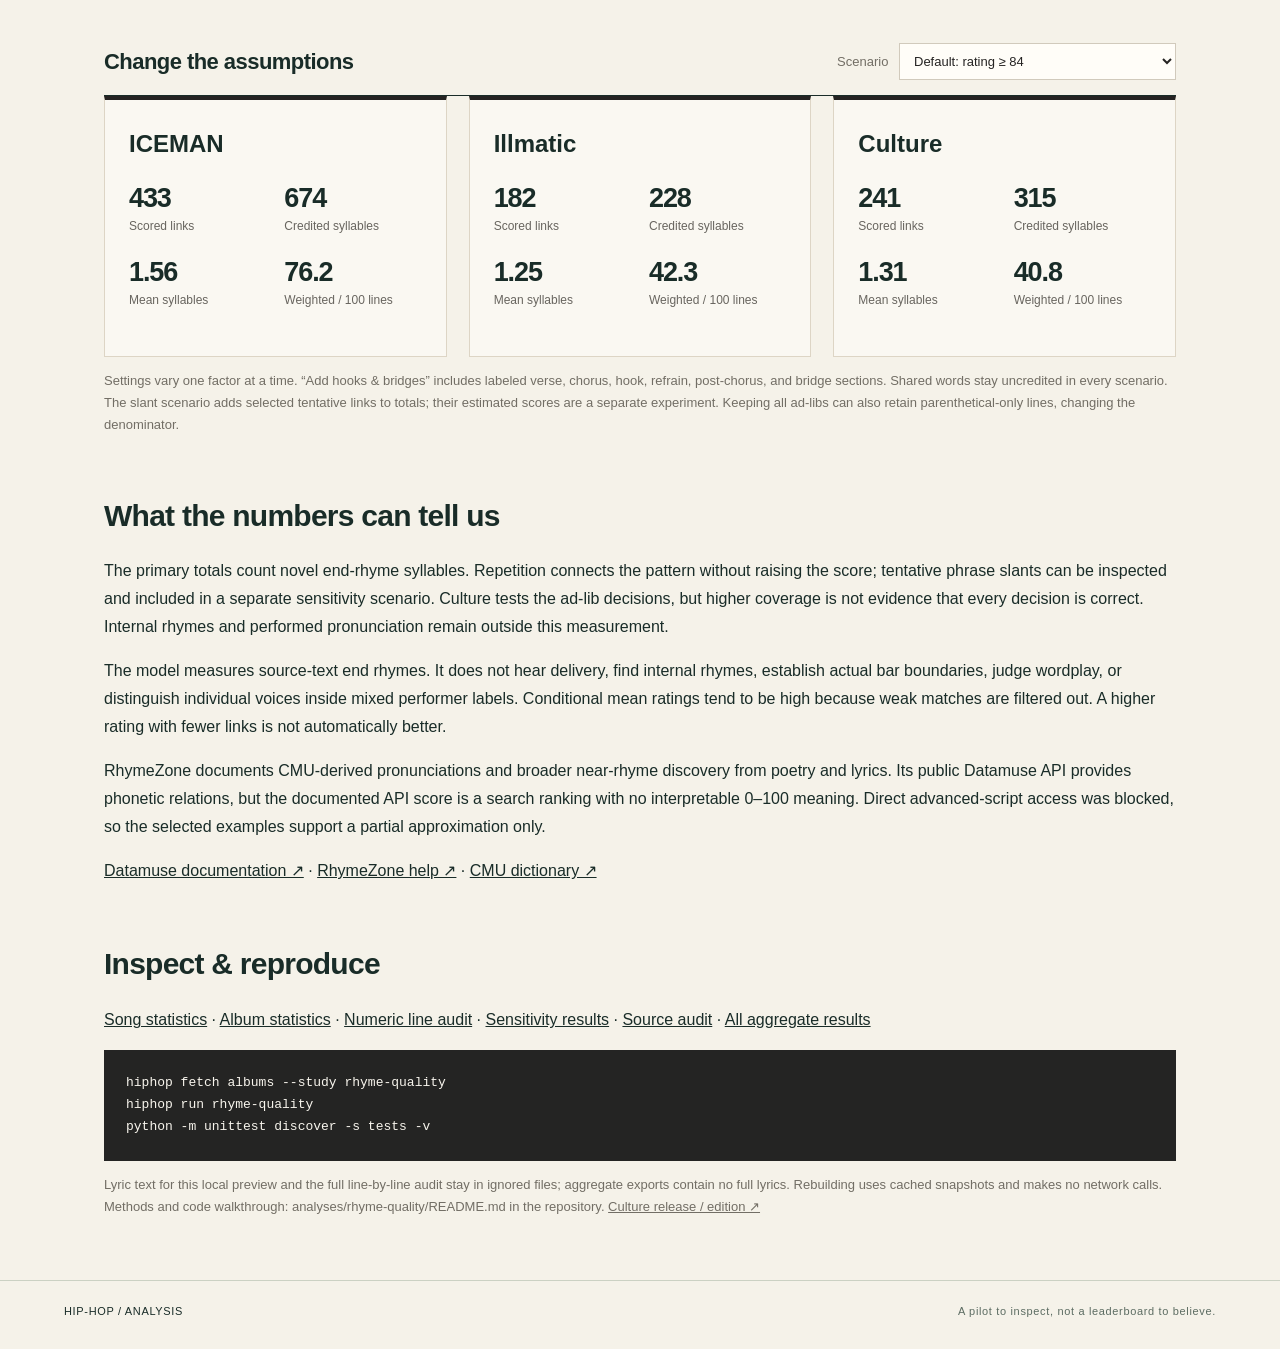
<file: web/analyses/rhyme-quality/index.html>
<!doctype html>
<html lang="en">
<head><meta charset="utf-8"><meta name="viewport" content="width=device-width,initial-scale=1"><title>End-rhyme / Hip-hop Analysis</title><link rel="stylesheet" href="style.css"></head>
<body>
<header><a href="../../">HIP-HOP / ANALYSIS</a><span>Study 02 · Pilot / October 1, 2026</span></header>
<main>
<p class="eyebrow">Drake’s ICEMAN × Nas’s Illmatic × Migos’ Culture</p>
<h1>How closely.<br><em>How many syllables.</em></h1>
<p class="intro">An inspectable first pass at end-rhyme structure. Dictionary sounds, source lyric lines, and a six-syllable lookback. Closeness and length are separate measurements.</p>
<p class="notice">Provisional phonetic model. It reproduces all 17 dictionary-covered pairs in the observed RhymeZone sample (five other pairs are unscored), but its complete rating formula has not been recovered. These are model scores, not official RhymeZone ratings or judgments of artistic quality.</p>
<section aria-labelledby="albums-title"><div class="section-heading"><h2 id="albums-title">Three albums, one set of rules</h2><span>Explicit verses · all vocalists</span></div><div id="album-cards" class="cards"></div>
<p class="note">Illmatic: 9 songs scored, with “The Genesis” excluded as a spoken/sample collage. ICEMAN: all 18 tracks scored. Culture (2017): all 13 tracks scored. Hooks, intros, and outros are excluded from the main results. A matched ending contributes one incoming link; its predecessor is not counted again for that link.</p></section>
<section aria-labelledby="songs-title"><div class="section-heading"><h2 id="songs-title">Track by track</h2><label>Album <select id="album-filter"><option value="all">All albums</option></select></label></div><div class="table-wrap"><table><thead><tr><th>Track</th><th>Verse lines</th><th>Links</th><th>Mean rating</th><th>Median rating</th><th>Mean syllables</th><th>Median syllables</th><th>Total syllables</th><th>Weighted / 100 lines</th></tr></thead><tbody id="song-table"></tbody></table></div><p class="note">Ratings and syllable averages include scored links only. Repeated terminal words earn zero syllables; tentative slants are excluded from the main score. Weighted syllables per 100 lines includes every eligible verse line in its denominator, including unmatched and unknown endings. Totals favor longer albums.</p></section>
<section aria-labelledby="line-title"><div class="section-heading"><h2 id="line-title">Inspect the pattern</h2><label>Song <select id="song-picker"></select></label></div>
<div class="inspector-controls"><label><input id="show-slants" type="checkbox" checked> Show tentative slants in the pattern</label><label><input id="show-original" type="checkbox"> Show original source lines</label></div><p id="inspector-summary" class="notice"></p>
<p>Read each verse line alongside its rhyme family, matched syllables, and rating. Matching letters and colors show the selected rhyme pattern. With tentative slants enabled, their local connections can join families. The connectors between rows show consecutive lines that rhyme; click a connection to highlight the pair.</p>
<p class="note">Highlighted words contain the matched ending; the first highlighted word can include extra syllables. “Anchor” shows the first later scored connection, falling back to repetition or a tentative slant. Line syllables count the analyzed lead text. The rhyme column separates credited syllables from repeated syllables. Muted text and badges explain ad-lib decisions; original source lines remain available. A “+” means some words lack a dictionary pronunciation.</p>
<p id="lyric-note" class="notice" hidden>Lyric text is unavailable in this copy. Rhyme connections and syllable counts are still shown.</p>
<p id="selected-pair" class="selected-pair" role="status" hidden></p><div id="line-grid"></div>
<p class="note">Letters identify families from the strongest selected links. Consecutive matches are checked separately, so they remain visible even when a stronger match reaches farther back. Anchor rows show a later connection without adding another link to the song score. A dash means no detected match, rather than zero syllables in the lyric.</p></section>
<section aria-labelledby="method-title"><h2 id="method-title">A phonetic suffix, extended carefully</h2><div class="method-grid"><div><h3>01 / Read sounds</h3><p>Use the first CMU dictionary pronunciation consistently. Separate short allowlisted or echoing parentheticals. Move unmarked trailing ad-libs only when punctuation and two unchanged nearby endpoints support the move. Preserve original text and reset at section labels. Unknown words stop the backward scan; they never become invented phones.</p></div><div><h3>02 / Compare endings</h3><p>Align suffixes of one to six vowel nuclei. Ignore the first onset; retain sounds between nuclei and at the end. Require a stressed vowel in both tails. Extend until the next vowel or added phonetic cost fails the acceptance gate.</p></div><div><h3>03 / Link local rhymes</h3><p>Compare each line with the previous four lines in its section. Select the link with the most weighted syllables, then rating, then proximity. This permits ABAB. Shared terminal words connect the pattern with no credit. Scan before the shared suffix for novel rhyme. Positive strict rhymes take priority, then repetition, then tentative slants. Unlinked lines remain visible.</p></div><div><h3>04 / Aggregate</h3><p>Pool links for album mean and median. Sum ratings and novel syllables once per scored incoming link. Repetition-only connections and tentative slants do not enter the main mean or totals. Weighted syllables = syllables × rating / 100. A six-syllable cap is a search limit, not a claim about the artist’s maximum.</p></div></div><p>Phrase slants use a separate, narrow rule: align at least two syllables around an identical stressed anchor; require a shared intervening consonant; allow a central trailing vowel mismatch when one dictionary vowel is unstressed. Earlier phone costs remain strict. The central mismatch costs 12, final consonant edits cost 4, and stress disagreements cost 4. “Riser” / “guys up” becomes a tentative 80, with the AY Z anchor retained and the ER versus AH P difference penalized. This rule does not infer performed pronunciation.</p><pre><code>rating = max(0, 100 − weighted_phone_edit_cost − stress_cost)
weighted_rhyme_syllables = novel_syllables × rating / 100</code></pre><p>Consonant substitutions, insertions, and deletions cost 8 points. Selected neighboring vowels cost 16; other vowel edits cost 40. Vowel/consonant substitutions cost 48; stress mismatches cost 4. A strict link must score at least 84, and extending it cannot add more than 16 points of cost. These vowel, stress, and acceptance rules are explicit modeling choices.</p><div class="table-wrap"><table><thead><tr><th>Ending A</th><th>Ending B</th><th>Model rating</th><th>Novel syllables</th><th>Repeated (no credit)</th><th>Connection</th></tr></thead><tbody id="example-table"></tbody></table></div></section>
<section aria-labelledby="sensitivity-title"><div class="section-heading"><h2 id="sensitivity-title">Change the assumptions</h2><label>Scenario <select id="scenario"><option value="threshold-84">Default: rating ≥ 84</option><option value="threshold-80">Looser: rating ≥ 80</option><option value="threshold-92">Stricter: rating ≥ 92</option><option value="adjacent-only">Adjacent lines only</option><option value="lyric-sections">Add hooks & bridges</option><option value="no-unmarked-adlib-removal">Keep unmarked ad-libs</option><option value="raw-endpoints">Keep all parentheticals / ad-libs</option><option value="no-repeated-suffix-credit">Exclude identical end words (old rule)</option><option value="include-tentative-slants">Include tentative slants in totals</option></select></label></div><div id="sensitivity" class="cards small"></div><p class="note">Settings vary one factor at a time. “Add hooks & bridges” includes labeled verse, chorus, hook, refrain, post-chorus, and bridge sections. Shared words stay uncredited in every scenario. The slant scenario adds selected tentative links to totals; their estimated scores are a separate experiment. Keeping all ad-libs can also retain parenthetical-only lines, changing the denominator.</p></section>
<section aria-labelledby="limits-title"><h2 id="limits-title">What the numbers can tell us</h2><p id="interpretation"></p><p>The model measures source-text end rhymes. It does not hear delivery, find internal rhymes, establish actual bar boundaries, judge wordplay, or distinguish individual voices inside mixed performer labels. Conditional mean ratings tend to be high because weak matches are filtered out. A higher rating with fewer links is not automatically better.</p><p>RhymeZone documents CMU-derived pronunciations and broader near-rhyme discovery from poetry and lyrics. Its public Datamuse API provides phonetic relations, but the documented API score is a search ranking with no interpretable 0–100 meaning. Direct advanced-script access was blocked, so the selected examples support a partial approximation only.</p><p><a href="https://www.datamuse.com/api/">Datamuse documentation ↗</a> · <a href="https://www.rhymezone.com/help/">RhymeZone help ↗</a> · <a href="https://github.com/cmusphinx/cmudict">CMU dictionary ↗</a></p></section>
<section aria-labelledby="export-title"><h2 id="export-title">Inspect & reproduce</h2><p><a href="exports/songs.csv">Song statistics</a> · <a href="exports/albums.csv">Album statistics</a> · <a href="exports/lines.csv">Numeric line audit</a> · <a href="exports/sensitivity.csv">Sensitivity results</a> · <a href="exports/audit.json">Source audit</a> · <a href="exports/results.json">All aggregate results</a></p><pre><code>hiphop fetch albums --study rhyme-quality
hiphop run rhyme-quality
python -m unittest discover -s tests -v</code></pre><p class="note">Lyric text for this local preview and the full line-by-line audit stay in ignored files; aggregate exports contain no full lyrics. Rebuilding uses cached snapshots and makes no network calls. Methods and code walkthrough: analyses/rhyme-quality/README.md in the repository. <a href="https://music.apple.com/us/album/culture/1615488284">Culture release / edition ↗</a></p></section>
</main><footer>HIP-HOP / ANALYSIS <span>A pilot to inspect, not a leaderboard to believe.</span></footer>
<script src="data.js"></script><script src="app.js"></script></body></html>
</file>
<file: web/hub.css>
:root{--paper:#f5f2e9;--ink:#192c28;--muted:#5c6c62;--accent:#e86137;--line:#cbd1c3}*{box-sizing:border-box}body{margin:0;background:var(--paper);color:var(--ink);font-family:Arial,Helvetica,sans-serif}a{color:inherit}header,main,footer{max-width:1320px;margin:auto;padding-left:5vw;padding-right:5vw}header{display:flex;justify-content:space-between;gap:24px;padding-top:30px;padding-bottom:30px;border-bottom:1px solid var(--line);font-size:13px}header a{text-decoration:none}.wordmark{font-weight:800;letter-spacing:.12em}.eyebrow{text-transform:uppercase;font-size:11px;letter-spacing:.16em;font-weight:700}main>.eyebrow{margin-top:78px}h1{font-size:clamp(58px,8.5vw,116px);line-height:.95;letter-spacing:-.065em;margin:24px 0 32px}h1 em{font-family:Georgia,serif;font-weight:400;color:var(--accent)}.intro{font-size:20px;line-height:1.55;max-width:615px;color:var(--muted);margin-bottom:90px}.section-heading{display:flex;align-items:center;justify-content:space-between;border-bottom:1px solid var(--ink);padding-bottom:15px}.section-heading h2{font-size:22px;margin:0}.section-heading span{font-size:11px;text-transform:uppercase;letter-spacing:.12em}.study{display:grid;grid-template-columns:1fr 1fr;gap:6%;text-decoration:none;padding:36px 0 60px;border-bottom:1px solid var(--line)}.study-art{background:var(--ink);color:var(--paper);display:flex;flex-direction:column;justify-content:center;padding:38px;font-size:clamp(40px,6vw,82px);font-weight:900;letter-spacing:-.07em;line-height:1.06;min-height:370px}.study-art .outline{color:var(--accent)}.study-copy{padding:12px 0}.study h3{font-size:clamp(35px,4vw,53px);line-height:1.02;letter-spacing:-.05em;margin:18px 0}.study-copy>p:not(.eyebrow){line-height:1.6;color:var(--muted);max-width:460px}.study-copy .study-note{font-size:12px}.cta{display:flex;justify-content:space-between;max-width:460px;border-top:1px solid var(--line);padding-top:20px;margin-top:26px;font-size:13px;font-weight:700}.study:hover .cta,.study:focus-visible .cta{color:var(--accent)}a:focus-visible{outline:3px solid var(--accent);outline-offset:6px}.about{display:grid;grid-template-columns:1fr 1fr;gap:6%;padding:60px 0 80px}.about h2{font-size:32px;letter-spacing:-.04em;line-height:1.1}.about p{line-height:1.7;color:var(--muted)}footer{border-top:1px solid var(--line);padding-top:24px;padding-bottom:32px;font-size:11px;display:flex;justify-content:space-between;gap:24px;letter-spacing:.06em}footer span{color:var(--muted)}@media(max-width:680px){header,main,footer{padding-left:22px;padding-right:22px}header{font-size:10px}main>.eyebrow{margin-top:55px}.intro{font-size:17px;margin-bottom:60px}.study,.about{grid-template-columns:1fr;gap:20px}.study-art{min-height:300px;font-size:76px}.about{padding:35px 0 55px}.about h2{margin-bottom:0}footer{flex-direction:column;gap:12px}}
</file>
<file: web/analyses/language-of-hip-hop/style.css>
:root{--paper:#f3f0e8;--ink:#252822;--muted:#62665d;--line:#cecec2;--purple:#68458a;--orange:#ba542c;--soft:#e7e3d8;font-family:Arial,Helvetica,sans-serif;color:var(--ink);background:var(--paper);font-synthesis:none}*{box-sizing:border-box}body{margin:0}a{color:inherit;text-decoration-thickness:1px;text-underline-offset:3px}header,footer{max-width:1320px;margin:auto;padding:27px 48px;display:flex;justify-content:space-between;gap:16px;font-size:12px;letter-spacing:.06em}header{border-bottom:1px solid var(--line)}header a{text-decoration:none}.wordmark{font-weight:700}main{max-width:1224px;margin:auto;padding:0 32px}.intro{padding:66px 0 34px}.eyebrow{text-transform:uppercase;letter-spacing:.14em;font-size:11px;font-weight:700;color:var(--muted);display:flex;gap:18px;flex-wrap:wrap}.eyebrow span{color:var(--purple)}h1{font-family:Georgia,'Times New Roman',serif;font-size:clamp(64px,9.5vw,130px);line-height:.93;letter-spacing:-.065em;font-weight:400;margin:28px 0 34px}h1 em{font-weight:400;color:var(--purple)}.intro-bottom{display:flex;justify-content:space-between;align-items:flex-end;gap:32px}.intro-bottom p{max-width:560px;font-size:21px;line-height:1.5;margin:0}.years{font-size:38px;white-space:nowrap;letter-spacing:-.04em}.years span{color:var(--purple);padding:0 12px}.years small{display:block;font-size:11px;letter-spacing:0;text-align:right;margin-top:10px;color:var(--muted)}.credit{font-size:12px;color:var(--muted);max-width:840px;line-height:1.6;margin:30px 0 0}.scope{display:grid;grid-template-columns:repeat(4,1fr);border-block:1px solid var(--line);padding:22px 0}.scope strong{font:34px Georgia,serif;display:block}.scope span{display:block;font-size:12px;color:var(--muted);margin-top:7px}.notice{font-size:13px;line-height:1.6;color:var(--muted);margin:18px 0}main>section:not(.intro):not(.scope){padding:64px 0;border-bottom:1px solid var(--line)}h2{font:400 clamp(30px,3.3vw,44px)/1.15 Georgia,serif;letter-spacing:-.035em;margin:14px 0 20px}h3{font-size:16px;margin:0 0 12px}.section-head{display:flex;justify-content:space-between;align-items:center;gap:20px}.lede{max-width:700px;color:var(--muted);font-size:16px;line-height:1.65;margin:0 0 30px}label{display:block;font-size:11px;font-weight:700;color:var(--muted);letter-spacing:.03em}select{display:block;max-width:100%;padding:11px 34px 11px 12px;background:transparent;border:1px solid #9c9f90;border-radius:3px;color:var(--ink);font:13px Arial,sans-serif;margin-top:8px;min-height:42px}.chart-grid{display:grid;grid-template-columns:minmax(0,1.5fr) minmax(260px,1fr);gap:48px}.map-grid{display:grid;grid-template-columns:minmax(0,2fr) minmax(240px,1fr);gap:38px}svg{display:block;width:100%;overflow:visible}svg text{font:11px Arial,sans-serif;fill:var(--muted)}svg .axis-label{font-size:12px;fill:var(--ink)}svg .grid{stroke:var(--line);stroke-width:.6}svg .point{fill:var(--purple);opacity:.45}.caption{font-size:12px;line-height:1.6;color:var(--muted);margin:16px 0 0}.detail{font-size:13px;line-height:1.6;min-height:42px;color:var(--purple)}ol{list-style:none;padding:0;margin:20px 0 0;counter-reset:rank}ol li{border-bottom:1px solid var(--line);counter-increment:rank}ol button{display:flex;align-items:center;width:100%;gap:12px;text-align:left;border:0;padding:9px 0;background:none;color:var(--ink);font-size:14px;cursor:pointer}ol button:before{content:counter(rank,decimal-leading-zero);font-size:10px;color:var(--muted);width:18px}ol button .word{flex:1}ol button .ratio{font-variant-numeric:tabular-nums;color:var(--purple)}ol button:hover,ol button[aria-pressed=true]{color:var(--purple);font-weight:700}.word-chip{display:inline-block;padding:6px 0;margin-right:12px;color:var(--purple);font-family:Georgia,serif;font-size:19px}aside{padding-top:20px}aside h3{font:32px Georgia,serif;letter-spacing:-.03em;margin:0 0 8px}aside h4{font-size:11px;letter-spacing:.1em;text-transform:uppercase;color:var(--muted);margin:30px 0 10px}aside p{font-size:12px;line-height:1.6;color:var(--muted)}.neighbors button{display:flex;justify-content:space-between;gap:10px;width:100%;padding:10px 0;background:none;border:0;border-bottom:1px solid var(--line);text-align:left;color:var(--ink);cursor:pointer;font-size:13px}.neighbors span{color:var(--purple);font-variant-numeric:tabular-nums}.legend{display:flex;justify-content:center;gap:24px;font-size:12px;color:var(--muted);margin:12px 0 20px}.legend i{display:inline-block;width:10px;height:10px;margin-right:7px}.rap-swatch{background:var(--purple)}.other-swatch{background:var(--orange)}details{font-size:13px;margin-top:20px}summary{cursor:pointer}.table-wrap{overflow-x:auto}table{border-collapse:collapse;width:100%;margin-top:18px;font-size:13px}th,td{text-align:right;padding:9px 12px;border-bottom:1px solid var(--line)}th:first-child,td:first-child{text-align:left}.method-grid{display:grid;grid-template-columns:1fr 1fr;gap:36px 64px}.method-grid p{font-size:14px;line-height:1.75;color:var(--muted)}footer{padding-block:30px;color:var(--muted)}footer span{letter-spacing:0}#tooltip{position:fixed;z-index:10;pointer-events:none;padding:10px 12px;max-width:270px;background:var(--ink);color:var(--paper);font-size:12px;line-height:1.5;border-radius:3px}button:focus-visible,select:focus-visible,a:focus-visible{outline:2px solid var(--purple);outline-offset:4px}#loading-error{padding:24px;background:var(--soft)}
@media(max-width:760px){header,footer{padding:22px 20px}main{padding:0 20px}.intro{padding-top:40px}.intro-bottom{display:block}.intro-bottom p{font-size:18px}.years{margin-top:30px;font-size:30px}.years small{text-align:left}.scope{grid-template-columns:1fr 1fr;gap:24px}.scope strong{font-size:29px}.section-head{display:block}.section-head label{margin-bottom:24px}.chart-grid,.map-grid,.method-grid{grid-template-columns:1fr;gap:24px}main>section:not(.intro):not(.scope){padding:44px 0}footer{display:block;line-height:1.7}footer span{display:block}.ranking{max-width:100%}aside{padding-top:0}select{width:100%}h1{font-size:clamp(64px,13vw,100px)}}
</file>
<file: web/analyses/rhyme-quality/style.css>
@import url('../../hub.css');
main{max-width:1200px}h1{font-size:clamp(46px,7vw,88px);line-height:1.02;letter-spacing:-.045em}h2{font-size:30px;letter-spacing:-.025em}.intro{max-width:870px}.notice{background:#fff4d8;border-left:4px solid #cb8525;padding:20px 24px;max-width:1000px;font-size:16px;line-height:1.6}section{margin:62px 0}.section-heading{gap:20px;flex-wrap:wrap}.section-heading h2{margin:0}.cards{display:grid;grid-template-columns:repeat(3,minmax(0,1fr));gap:22px}.card{border:1px solid #ddd5c5;border-top:4px solid #252322;background:#faf8f2;padding:24px}.card.drake{border-top-color:#b75a2d}.card.nas{border-top-color:#3f6855}.card h3{font-size:32px;margin:6px 0}.card .artist{font-size:12px;letter-spacing:.16em;text-transform:uppercase;color:#777}.stats{display:grid;grid-template-columns:repeat(2,1fr);gap:24px 18px;margin:25px 0}.stat b{display:block;font-size:31px;letter-spacing:-.04em}.stat span{font-size:12px;color:#68655f;display:block;margin-top:5px}.note{font-size:13px;line-height:1.7;color:#726e65}.table-wrap{overflow:auto}table{border-collapse:collapse;width:100%;font-size:14px;font-variant-numeric:tabular-nums}th,td{padding:13px 11px;text-align:right;border-bottom:1px solid #e2ded5;white-space:nowrap}th{font-size:11px;text-transform:uppercase;letter-spacing:.04em;color:#726e65}th:first-child,td:first-child{text-align:left}td:first-child{min-width:220px;white-space:normal}td small{display:block;font-size:11px;color:#726e65}tbody tr:hover{background:#f0ede4}label{font-size:13px;color:#726e65}select{padding:9px 28px 9px 10px;border:1px solid #d1cabc;background:#fffdf8;font:inherit;color:#252322;margin-left:7px;max-width:350px}pre{background:#242423;color:#f8f5ed;padding:22px;overflow:auto;font-size:13px;line-height:1.7}.method-grid{display:grid;grid-template-columns:1fr 1fr;gap:0 35px}.method-grid h3{font-size:16px}.method-grid p,section>p{line-height:1.75}.section-row{display:flex;flex-wrap:wrap;gap:5px;margin:14px 0}.tile{display:inline-flex;align-items:center;justify-content:center;width:31px;height:31px;font:12px ui-monospace,monospace;border:0;border-radius:2px;cursor:default}.n0{background:#e7e4dc;color:#888}.n1{background:#b8d0c1;color:#234635}.n2{background:#78a38b;color:#fff}.n3,.n4,.n5,.n6{background:#305c45;color:white}.unknown{background:repeating-linear-gradient(135deg,#ece4d1,#ece4d1 3px,#d4c8b0 3px,#d4c8b0 5px);color:#57492e}.legend{display:flex;gap:8px;align-items:center;flex-wrap:wrap;font-size:12px}.legend .tile{width:24px;height:24px}.tile:focus-visible{outline:3px solid #a5532b;outline-offset:2px}.small .stat b{font-size:27px}.small .card h3{font-size:24px}a{color:inherit}footer{gap:20px}@media(max-width:720px){.cards,.method-grid{grid-template-columns:1fr}.stats{grid-template-columns:repeat(2,1fr)}header span{display:none}section{margin:44px 0}select{max-width:230px}th,td{padding:10px 8px}.tile{width:27px;height:27px}}
/* Readable verse rows, with independent adjacent-line connections. */
#line-grid{--scheme-0:#3f6855;--scheme-1:#b75a2d;--scheme-2:#546ba0;--scheme-3:#91618c;--scheme-4:#957027;--scheme-5:#347b85}
.pattern-verse{margin:28px 0 38px;border:1px solid #d8d4c8;border-radius:5px;overflow:hidden;background:#faf8f2}.verse-heading{padding:18px 20px;background:#eeeade;border-bottom:1px solid #d8d4c8}.verse-heading h3{font-size:16px;margin:0 0 13px}.scheme-sequence{display:flex;flex-wrap:wrap;gap:4px}.scheme-chip{--scheme-color:#888;display:inline-flex;justify-content:center;align-items:center;background:color-mix(in srgb,var(--scheme-color) 11%,#faf8f2);color:var(--scheme-color);border:1px solid color-mix(in srgb,var(--scheme-color) 28%,#faf8f2);font:700 12px ui-monospace,monospace;width:30px;height:28px;border-radius:4px;flex-shrink:0}.pattern-columns,.pattern-line{display:grid;grid-template-columns:38px 36px minmax(0,1fr) 70px 45px 92px;align-items:center;gap:12px;padding:14px 18px}.pattern-columns{font-size:10px;letter-spacing:.04em;text-transform:uppercase;color:#726e65;border-bottom:1px solid #d8d4c8}.pattern-line{border-left:3px solid var(--scheme-color,#ddd7ca);border-bottom:1px solid #e6e1d6;min-height:90px}.pattern-line:last-child{border-bottom:0}.source-line{font:12px ui-monospace,monospace;color:#7d776c}.lyric-text{font-size:16px;line-height:1.65;margin:0 0 4px;overflow-wrap:anywhere}.lyric-text mark{background:color-mix(in srgb,var(--scheme-color,#737d6b) 14%,transparent);color:inherit;padding:2px 0;border-bottom:2px solid var(--scheme-color,#a3ab9d);border-radius:2px}.line-syllable-note{font-size:11px;color:#80786b}.rhyme-depth{text-align:center;font-variant-numeric:tabular-nums}.rhyme-depth b{font-size:22px;display:block}.rhyme-depth small{font-size:10px;color:#726e65;display:block}.line-rating{font:13px ui-monospace,monospace;text-align:center}.partner-link{border:1px solid #d2cdbc;border-radius:4px;background:transparent;padding:8px 5px;color:var(--ink);font-size:11px;cursor:pointer}.partner-link:hover,.partner-link:focus-visible{border-color:var(--scheme-color);background:#eeeade}.no-partner{font-size:11px;color:#8d8577;text-align:center}.adjacent-connection{display:block;width:100%;border:0;border-left:3px solid #538066;border-bottom:1px solid #dae4d8;background:#e9efe5;padding:9px 18px 9px 118px;text-align:left;font-size:11px;color:#345a42;cursor:pointer}.adjacent-connection:hover,.adjacent-connection:focus-visible{background:#dce8d5}.pattern-line.is-active{background:#f6ecd7}.pattern-line.is-partner{background:#e5eddc;outline:2px solid #789762;outline-offset:-2px}.selected-pair{position:sticky;top:0;z-index:2;background:#263d33;color:#fff;padding:14px 18px;font-size:13px;border-radius:4px}.pattern-line:focus-visible{outline:2px solid #789762;outline-offset:-2px}[hidden]{display:none!important}
@media(max-width:850px){.pattern-columns,.pattern-line{grid-template-columns:28px 38px minmax(0,1fr) 56px 40px;gap:8px;padding:12px}.pattern-columns span:last-child{display:none}.partner-link,.no-partner{grid-column:3/-1;justify-self:start}.adjacent-connection{padding-left:86px}.lyric-text{font-size:15px}}
@media(max-width:520px){.pattern-columns{display:none}.pattern-line{grid-template-columns:25px 28px minmax(0,1fr);gap:8px}.lyric-cell{grid-column:3}.rhyme-depth{grid-column:3;display:flex;gap:5px;align-items:baseline;text-align:left}.rhyme-depth b{font-size:15px}.line-rating{grid-column:3;text-align:left}.line-rating:before{content:'Rating: ';color:#80786b;font:11px Arial,sans-serif}.partner-link,.no-partner{grid-column:3}.adjacent-connection{padding:9px 12px}.verse-heading{padding:14px}.scheme-chip{width:27px;height:25px}.lyric-text{font-size:14px}}

.card.iceman{border-top-color:#b75a2d}.card.illmatic{border-top-color:#3f6855}.card.culture{border-top-color:#546ba0}.inspector-controls{display:flex;gap:24px;flex-wrap:wrap;margin:18px 0}.inspector-controls label{display:flex;align-items:center;gap:7px}.inspector-controls input{accent-color:#3f6855}.repeated-ending{background:#eeeade;border-bottom:2px dotted #8d8577}.ignored-adlib{color:#948a7a;font-style:italic}.decision-note{display:block;font-size:11px;color:#3f6855;margin-top:6px;line-height:1.5}.decision-note.unresolved{color:#89724e}.adjacent-connection.slant{background:#f0e9f1;border-color:#91618c;color:#785274}.adjacent-connection.repetition{background:#eeeade;border-color:#948a7a;color:#726e65}@media(min-width:721px) and (max-width:1000px){.cards{grid-template-columns:1fr}.card .stats{grid-template-columns:repeat(3,1fr)}}
</file>
